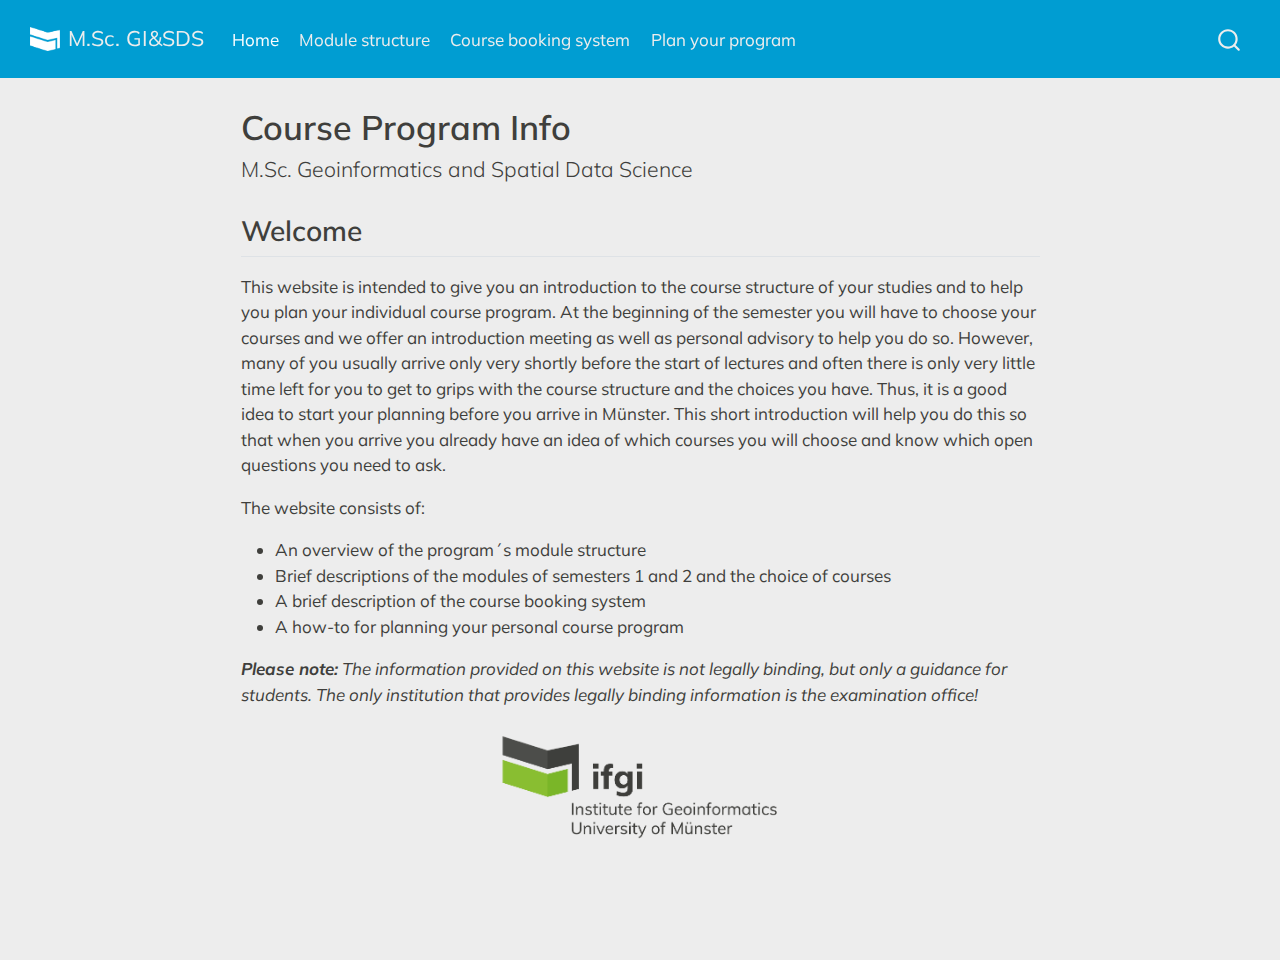
<file: docs/index.html>
<!DOCTYPE html>
<html xmlns="http://www.w3.org/1999/xhtml" lang="en" xml:lang="en"><head>

<meta charset="utf-8">
<meta name="generator" content="quarto-1.4.549">

<meta name="viewport" content="width=device-width, initial-scale=1.0, user-scalable=yes">


<title>M.Sc. GI&amp;SDS - Course Program Info</title>
<style>
code{white-space: pre-wrap;}
span.smallcaps{font-variant: small-caps;}
div.columns{display: flex; gap: min(4vw, 1.5em);}
div.column{flex: auto; overflow-x: auto;}
div.hanging-indent{margin-left: 1.5em; text-indent: -1.5em;}
ul.task-list{list-style: none;}
ul.task-list li input[type="checkbox"] {
  width: 0.8em;
  margin: 0 0.8em 0.2em -1em; /* quarto-specific, see https://github.com/quarto-dev/quarto-cli/issues/4556 */ 
  vertical-align: middle;
}
</style>


<script src="site_libs/quarto-nav/quarto-nav.js"></script>
<script src="site_libs/quarto-nav/headroom.min.js"></script>
<script src="site_libs/clipboard/clipboard.min.js"></script>
<script src="site_libs/quarto-search/autocomplete.umd.js"></script>
<script src="site_libs/quarto-search/fuse.min.js"></script>
<script src="site_libs/quarto-search/quarto-search.js"></script>
<meta name="quarto:offset" content="./">
<link href="./source/ifgi_logo_only.png" rel="icon" type="image/png">
<script src="site_libs/quarto-html/quarto.js"></script>
<script src="site_libs/quarto-html/popper.min.js"></script>
<script src="site_libs/quarto-html/tippy.umd.min.js"></script>
<script src="site_libs/quarto-html/anchor.min.js"></script>
<link href="site_libs/quarto-html/tippy.css" rel="stylesheet">
<link href="site_libs/quarto-html/quarto-syntax-highlighting.css" rel="stylesheet" id="quarto-text-highlighting-styles">
<script src="site_libs/bootstrap/bootstrap.min.js"></script>
<link href="site_libs/bootstrap/bootstrap-icons.css" rel="stylesheet">
<link href="site_libs/bootstrap/bootstrap.min.css" rel="stylesheet" id="quarto-bootstrap" data-mode="light">
<script id="quarto-search-options" type="application/json">{
  "location": "navbar",
  "copy-button": false,
  "collapse-after": 3,
  "panel-placement": "end",
  "type": "overlay",
  "limit": 50,
  "keyboard-shortcut": [
    "f",
    "/",
    "s"
  ],
  "show-item-context": false,
  "language": {
    "search-no-results-text": "No results",
    "search-matching-documents-text": "matching documents",
    "search-copy-link-title": "Copy link to search",
    "search-hide-matches-text": "Hide additional matches",
    "search-more-match-text": "more match in this document",
    "search-more-matches-text": "more matches in this document",
    "search-clear-button-title": "Clear",
    "search-text-placeholder": "",
    "search-detached-cancel-button-title": "Cancel",
    "search-submit-button-title": "Submit",
    "search-label": "Search"
  }
}</script>


<link rel="stylesheet" href="styles.css">
</head>

<body class="nav-fixed fullcontent">

<div id="quarto-search-results"></div>
  <header id="quarto-header" class="headroom fixed-top">
    <nav class="navbar navbar-expand-lg " data-bs-theme="dark">
      <div class="navbar-container container-fluid">
      <div class="navbar-brand-container mx-auto">
    <a href="./index.html" class="navbar-brand navbar-brand-logo">
    <img src="./source/ifgi_logo_only_white.png" alt="" class="navbar-logo">
    </a>
    <a class="navbar-brand" href="./index.html">
    <span class="navbar-title">M.Sc. GI&amp;SDS</span>
    </a>
  </div>
            <div id="quarto-search" class="" title="Search"></div>
          <button class="navbar-toggler" type="button" data-bs-toggle="collapse" data-bs-target="#navbarCollapse" aria-controls="navbarCollapse" aria-expanded="false" aria-label="Toggle navigation" onclick="if (window.quartoToggleHeadroom) { window.quartoToggleHeadroom(); }">
  <span class="navbar-toggler-icon"></span>
</button>
          <div class="collapse navbar-collapse" id="navbarCollapse">
            <ul class="navbar-nav navbar-nav-scroll me-auto">
  <li class="nav-item">
    <a class="nav-link active" href="./index.html" aria-current="page"> 
<span class="menu-text">Home</span></a>
  </li>  
  <li class="nav-item">
    <a class="nav-link" href="./source/module_structure.html"> 
<span class="menu-text">Module structure</span></a>
  </li>  
  <li class="nav-item">
    <a class="nav-link" href="./source/course_booking_system.html"> 
<span class="menu-text">Course booking system</span></a>
  </li>  
  <li class="nav-item">
    <a class="nav-link" href="./source/individual_program.html"> 
<span class="menu-text">Plan your program</span></a>
  </li>  
</ul>
          </div> <!-- /navcollapse -->
          <div class="quarto-navbar-tools">
</div>
      </div> <!-- /container-fluid -->
    </nav>
</header>
<!-- content -->
<div id="quarto-content" class="quarto-container page-columns page-rows-contents page-layout-article page-navbar">
<!-- sidebar -->
<!-- margin-sidebar -->
    
<!-- main -->
<main class="content" id="quarto-document-content">

<header id="title-block-header" class="quarto-title-block default">
<div class="quarto-title">
<h1 class="title">Course Program Info</h1>
<p class="subtitle lead">M.Sc. Geoinformatics and Spatial Data Science</p>
</div>



<div class="quarto-title-meta">

    
  
    
  </div>
  


</header>


<section id="welcome" class="level2">
<h2 class="anchored" data-anchor-id="welcome">Welcome</h2>
<p>This website is intended to give you an introduction to the course structure of your studies and to help you plan your individual course program. At the beginning of the semester you will have to choose your courses and we offer an introduction meeting as well as personal advisory to help you do so. However, many of you usually arrive only very shortly before the start of lectures and often there is only very little time left for you to get to grips with the course structure and the choices you have. Thus, it is a good idea to start your planning before you arrive in Münster. This short introduction will help you do this so that when you arrive you already have an idea of which courses you will choose and know which open questions you need to ask.</p>
<p>The website consists of:</p>
<ul>
<li>An overview of the program´s module structure</li>
<li>Brief descriptions of the modules of semesters 1 and 2 and the choice of courses</li>
<li>A brief description of the course booking system</li>
<li>A how-to for planning your personal course program</li>
</ul>
<p><em><strong>Please note:</strong> The information provided on this website is not legally binding, but only a guidance for students. The only institution that provides legally binding information is the examination office!</em></p>
<div class="quarto-figure quarto-figure-center">
<figure class="figure">
<p><img src="source/ifgi_logo.png" class="img-fluid quarto-figure quarto-figure-center figure-img" width="300"></p>
</figure>
</div>


</section>

</main> <!-- /main -->
<script id="quarto-html-after-body" type="application/javascript">
window.document.addEventListener("DOMContentLoaded", function (event) {
  const toggleBodyColorMode = (bsSheetEl) => {
    const mode = bsSheetEl.getAttribute("data-mode");
    const bodyEl = window.document.querySelector("body");
    if (mode === "dark") {
      bodyEl.classList.add("quarto-dark");
      bodyEl.classList.remove("quarto-light");
    } else {
      bodyEl.classList.add("quarto-light");
      bodyEl.classList.remove("quarto-dark");
    }
  }
  const toggleBodyColorPrimary = () => {
    const bsSheetEl = window.document.querySelector("link#quarto-bootstrap");
    if (bsSheetEl) {
      toggleBodyColorMode(bsSheetEl);
    }
  }
  toggleBodyColorPrimary();  
  const icon = "";
  const anchorJS = new window.AnchorJS();
  anchorJS.options = {
    placement: 'right',
    icon: icon
  };
  anchorJS.add('.anchored');
  const isCodeAnnotation = (el) => {
    for (const clz of el.classList) {
      if (clz.startsWith('code-annotation-')) {                     
        return true;
      }
    }
    return false;
  }
  const clipboard = new window.ClipboardJS('.code-copy-button', {
    text: function(trigger) {
      const codeEl = trigger.previousElementSibling.cloneNode(true);
      for (const childEl of codeEl.children) {
        if (isCodeAnnotation(childEl)) {
          childEl.remove();
        }
      }
      return codeEl.innerText;
    }
  });
  clipboard.on('success', function(e) {
    // button target
    const button = e.trigger;
    // don't keep focus
    button.blur();
    // flash "checked"
    button.classList.add('code-copy-button-checked');
    var currentTitle = button.getAttribute("title");
    button.setAttribute("title", "Copied!");
    let tooltip;
    if (window.bootstrap) {
      button.setAttribute("data-bs-toggle", "tooltip");
      button.setAttribute("data-bs-placement", "left");
      button.setAttribute("data-bs-title", "Copied!");
      tooltip = new bootstrap.Tooltip(button, 
        { trigger: "manual", 
          customClass: "code-copy-button-tooltip",
          offset: [0, -8]});
      tooltip.show();    
    }
    setTimeout(function() {
      if (tooltip) {
        tooltip.hide();
        button.removeAttribute("data-bs-title");
        button.removeAttribute("data-bs-toggle");
        button.removeAttribute("data-bs-placement");
      }
      button.setAttribute("title", currentTitle);
      button.classList.remove('code-copy-button-checked');
    }, 1000);
    // clear code selection
    e.clearSelection();
  });
    var localhostRegex = new RegExp(/^(?:http|https):\/\/localhost\:?[0-9]*\//);
    var mailtoRegex = new RegExp(/^mailto:/);
      var filterRegex = new RegExp('/' + window.location.host + '/');
    var isInternal = (href) => {
        return filterRegex.test(href) || localhostRegex.test(href) || mailtoRegex.test(href);
    }
    // Inspect non-navigation links and adorn them if external
 	var links = window.document.querySelectorAll('a[href]:not(.nav-link):not(.navbar-brand):not(.toc-action):not(.sidebar-link):not(.sidebar-item-toggle):not(.pagination-link):not(.no-external):not([aria-hidden]):not(.dropdown-item):not(.quarto-navigation-tool)');
    for (var i=0; i<links.length; i++) {
      const link = links[i];
      if (!isInternal(link.href)) {
          // target, if specified
          link.setAttribute("target", "_blank");
          if (link.getAttribute("rel") === null) {
            link.setAttribute("rel", "noopener");
          }
          // default icon
          link.classList.add("external");
      }
    }
  function tippyHover(el, contentFn, onTriggerFn, onUntriggerFn) {
    const config = {
      allowHTML: true,
      maxWidth: 500,
      delay: 100,
      arrow: false,
      appendTo: function(el) {
          return el.parentElement;
      },
      interactive: true,
      interactiveBorder: 10,
      theme: 'quarto',
      placement: 'bottom-start',
    };
    if (contentFn) {
      config.content = contentFn;
    }
    if (onTriggerFn) {
      config.onTrigger = onTriggerFn;
    }
    if (onUntriggerFn) {
      config.onUntrigger = onUntriggerFn;
    }
    window.tippy(el, config); 
  }
  const noterefs = window.document.querySelectorAll('a[role="doc-noteref"]');
  for (var i=0; i<noterefs.length; i++) {
    const ref = noterefs[i];
    tippyHover(ref, function() {
      // use id or data attribute instead here
      let href = ref.getAttribute('data-footnote-href') || ref.getAttribute('href');
      try { href = new URL(href).hash; } catch {}
      const id = href.replace(/^#\/?/, "");
      const note = window.document.getElementById(id);
      return note.innerHTML;
    });
  }
  const xrefs = window.document.querySelectorAll('a.quarto-xref');
  const processXRef = (id, note) => {
    // Strip column container classes
    const stripColumnClz = (el) => {
      el.classList.remove("page-full", "page-columns");
      if (el.children) {
        for (const child of el.children) {
          stripColumnClz(child);
        }
      }
    }
    stripColumnClz(note)
    if (id === null || id.startsWith('sec-')) {
      // Special case sections, only their first couple elements
      const container = document.createElement("div");
      if (note.children && note.children.length > 2) {
        container.appendChild(note.children[0].cloneNode(true));
        for (let i = 1; i < note.children.length; i++) {
          const child = note.children[i];
          if (child.tagName === "P" && child.innerText === "") {
            continue;
          } else {
            container.appendChild(child.cloneNode(true));
            break;
          }
        }
        if (window.Quarto?.typesetMath) {
          window.Quarto.typesetMath(container);
        }
        return container.innerHTML
      } else {
        if (window.Quarto?.typesetMath) {
          window.Quarto.typesetMath(note);
        }
        return note.innerHTML;
      }
    } else {
      // Remove any anchor links if they are present
      const anchorLink = note.querySelector('a.anchorjs-link');
      if (anchorLink) {
        anchorLink.remove();
      }
      if (window.Quarto?.typesetMath) {
        window.Quarto.typesetMath(note);
      }
      // TODO in 1.5, we should make sure this works without a callout special case
      if (note.classList.contains("callout")) {
        return note.outerHTML;
      } else {
        return note.innerHTML;
      }
    }
  }
  for (var i=0; i<xrefs.length; i++) {
    const xref = xrefs[i];
    tippyHover(xref, undefined, function(instance) {
      instance.disable();
      let url = xref.getAttribute('href');
      let hash = undefined; 
      if (url.startsWith('#')) {
        hash = url;
      } else {
        try { hash = new URL(url).hash; } catch {}
      }
      if (hash) {
        const id = hash.replace(/^#\/?/, "");
        const note = window.document.getElementById(id);
        if (note !== null) {
          try {
            const html = processXRef(id, note.cloneNode(true));
            instance.setContent(html);
          } finally {
            instance.enable();
            instance.show();
          }
        } else {
          // See if we can fetch this
          fetch(url.split('#')[0])
          .then(res => res.text())
          .then(html => {
            const parser = new DOMParser();
            const htmlDoc = parser.parseFromString(html, "text/html");
            const note = htmlDoc.getElementById(id);
            if (note !== null) {
              const html = processXRef(id, note);
              instance.setContent(html);
            } 
          }).finally(() => {
            instance.enable();
            instance.show();
          });
        }
      } else {
        // See if we can fetch a full url (with no hash to target)
        // This is a special case and we should probably do some content thinning / targeting
        fetch(url)
        .then(res => res.text())
        .then(html => {
          const parser = new DOMParser();
          const htmlDoc = parser.parseFromString(html, "text/html");
          const note = htmlDoc.querySelector('main.content');
          if (note !== null) {
            // This should only happen for chapter cross references
            // (since there is no id in the URL)
            // remove the first header
            if (note.children.length > 0 && note.children[0].tagName === "HEADER") {
              note.children[0].remove();
            }
            const html = processXRef(null, note);
            instance.setContent(html);
          } 
        }).finally(() => {
          instance.enable();
          instance.show();
        });
      }
    }, function(instance) {
    });
  }
      let selectedAnnoteEl;
      const selectorForAnnotation = ( cell, annotation) => {
        let cellAttr = 'data-code-cell="' + cell + '"';
        let lineAttr = 'data-code-annotation="' +  annotation + '"';
        const selector = 'span[' + cellAttr + '][' + lineAttr + ']';
        return selector;
      }
      const selectCodeLines = (annoteEl) => {
        const doc = window.document;
        const targetCell = annoteEl.getAttribute("data-target-cell");
        const targetAnnotation = annoteEl.getAttribute("data-target-annotation");
        const annoteSpan = window.document.querySelector(selectorForAnnotation(targetCell, targetAnnotation));
        const lines = annoteSpan.getAttribute("data-code-lines").split(",");
        const lineIds = lines.map((line) => {
          return targetCell + "-" + line;
        })
        let top = null;
        let height = null;
        let parent = null;
        if (lineIds.length > 0) {
            //compute the position of the single el (top and bottom and make a div)
            const el = window.document.getElementById(lineIds[0]);
            top = el.offsetTop;
            height = el.offsetHeight;
            parent = el.parentElement.parentElement;
          if (lineIds.length > 1) {
            const lastEl = window.document.getElementById(lineIds[lineIds.length - 1]);
            const bottom = lastEl.offsetTop + lastEl.offsetHeight;
            height = bottom - top;
          }
          if (top !== null && height !== null && parent !== null) {
            // cook up a div (if necessary) and position it 
            let div = window.document.getElementById("code-annotation-line-highlight");
            if (div === null) {
              div = window.document.createElement("div");
              div.setAttribute("id", "code-annotation-line-highlight");
              div.style.position = 'absolute';
              parent.appendChild(div);
            }
            div.style.top = top - 2 + "px";
            div.style.height = height + 4 + "px";
            div.style.left = 0;
            let gutterDiv = window.document.getElementById("code-annotation-line-highlight-gutter");
            if (gutterDiv === null) {
              gutterDiv = window.document.createElement("div");
              gutterDiv.setAttribute("id", "code-annotation-line-highlight-gutter");
              gutterDiv.style.position = 'absolute';
              const codeCell = window.document.getElementById(targetCell);
              const gutter = codeCell.querySelector('.code-annotation-gutter');
              gutter.appendChild(gutterDiv);
            }
            gutterDiv.style.top = top - 2 + "px";
            gutterDiv.style.height = height + 4 + "px";
          }
          selectedAnnoteEl = annoteEl;
        }
      };
      const unselectCodeLines = () => {
        const elementsIds = ["code-annotation-line-highlight", "code-annotation-line-highlight-gutter"];
        elementsIds.forEach((elId) => {
          const div = window.document.getElementById(elId);
          if (div) {
            div.remove();
          }
        });
        selectedAnnoteEl = undefined;
      };
        // Handle positioning of the toggle
    window.addEventListener(
      "resize",
      throttle(() => {
        elRect = undefined;
        if (selectedAnnoteEl) {
          selectCodeLines(selectedAnnoteEl);
        }
      }, 10)
    );
    function throttle(fn, ms) {
    let throttle = false;
    let timer;
      return (...args) => {
        if(!throttle) { // first call gets through
            fn.apply(this, args);
            throttle = true;
        } else { // all the others get throttled
            if(timer) clearTimeout(timer); // cancel #2
            timer = setTimeout(() => {
              fn.apply(this, args);
              timer = throttle = false;
            }, ms);
        }
      };
    }
      // Attach click handler to the DT
      const annoteDls = window.document.querySelectorAll('dt[data-target-cell]');
      for (const annoteDlNode of annoteDls) {
        annoteDlNode.addEventListener('click', (event) => {
          const clickedEl = event.target;
          if (clickedEl !== selectedAnnoteEl) {
            unselectCodeLines();
            const activeEl = window.document.querySelector('dt[data-target-cell].code-annotation-active');
            if (activeEl) {
              activeEl.classList.remove('code-annotation-active');
            }
            selectCodeLines(clickedEl);
            clickedEl.classList.add('code-annotation-active');
          } else {
            // Unselect the line
            unselectCodeLines();
            clickedEl.classList.remove('code-annotation-active');
          }
        });
      }
  const findCites = (el) => {
    const parentEl = el.parentElement;
    if (parentEl) {
      const cites = parentEl.dataset.cites;
      if (cites) {
        return {
          el,
          cites: cites.split(' ')
        };
      } else {
        return findCites(el.parentElement)
      }
    } else {
      return undefined;
    }
  };
  var bibliorefs = window.document.querySelectorAll('a[role="doc-biblioref"]');
  for (var i=0; i<bibliorefs.length; i++) {
    const ref = bibliorefs[i];
    const citeInfo = findCites(ref);
    if (citeInfo) {
      tippyHover(citeInfo.el, function() {
        var popup = window.document.createElement('div');
        citeInfo.cites.forEach(function(cite) {
          var citeDiv = window.document.createElement('div');
          citeDiv.classList.add('hanging-indent');
          citeDiv.classList.add('csl-entry');
          var biblioDiv = window.document.getElementById('ref-' + cite);
          if (biblioDiv) {
            citeDiv.innerHTML = biblioDiv.innerHTML;
          }
          popup.appendChild(citeDiv);
        });
        return popup.innerHTML;
      });
    }
  }
});
</script>
</div> <!-- /content -->




</body></html>
</file>
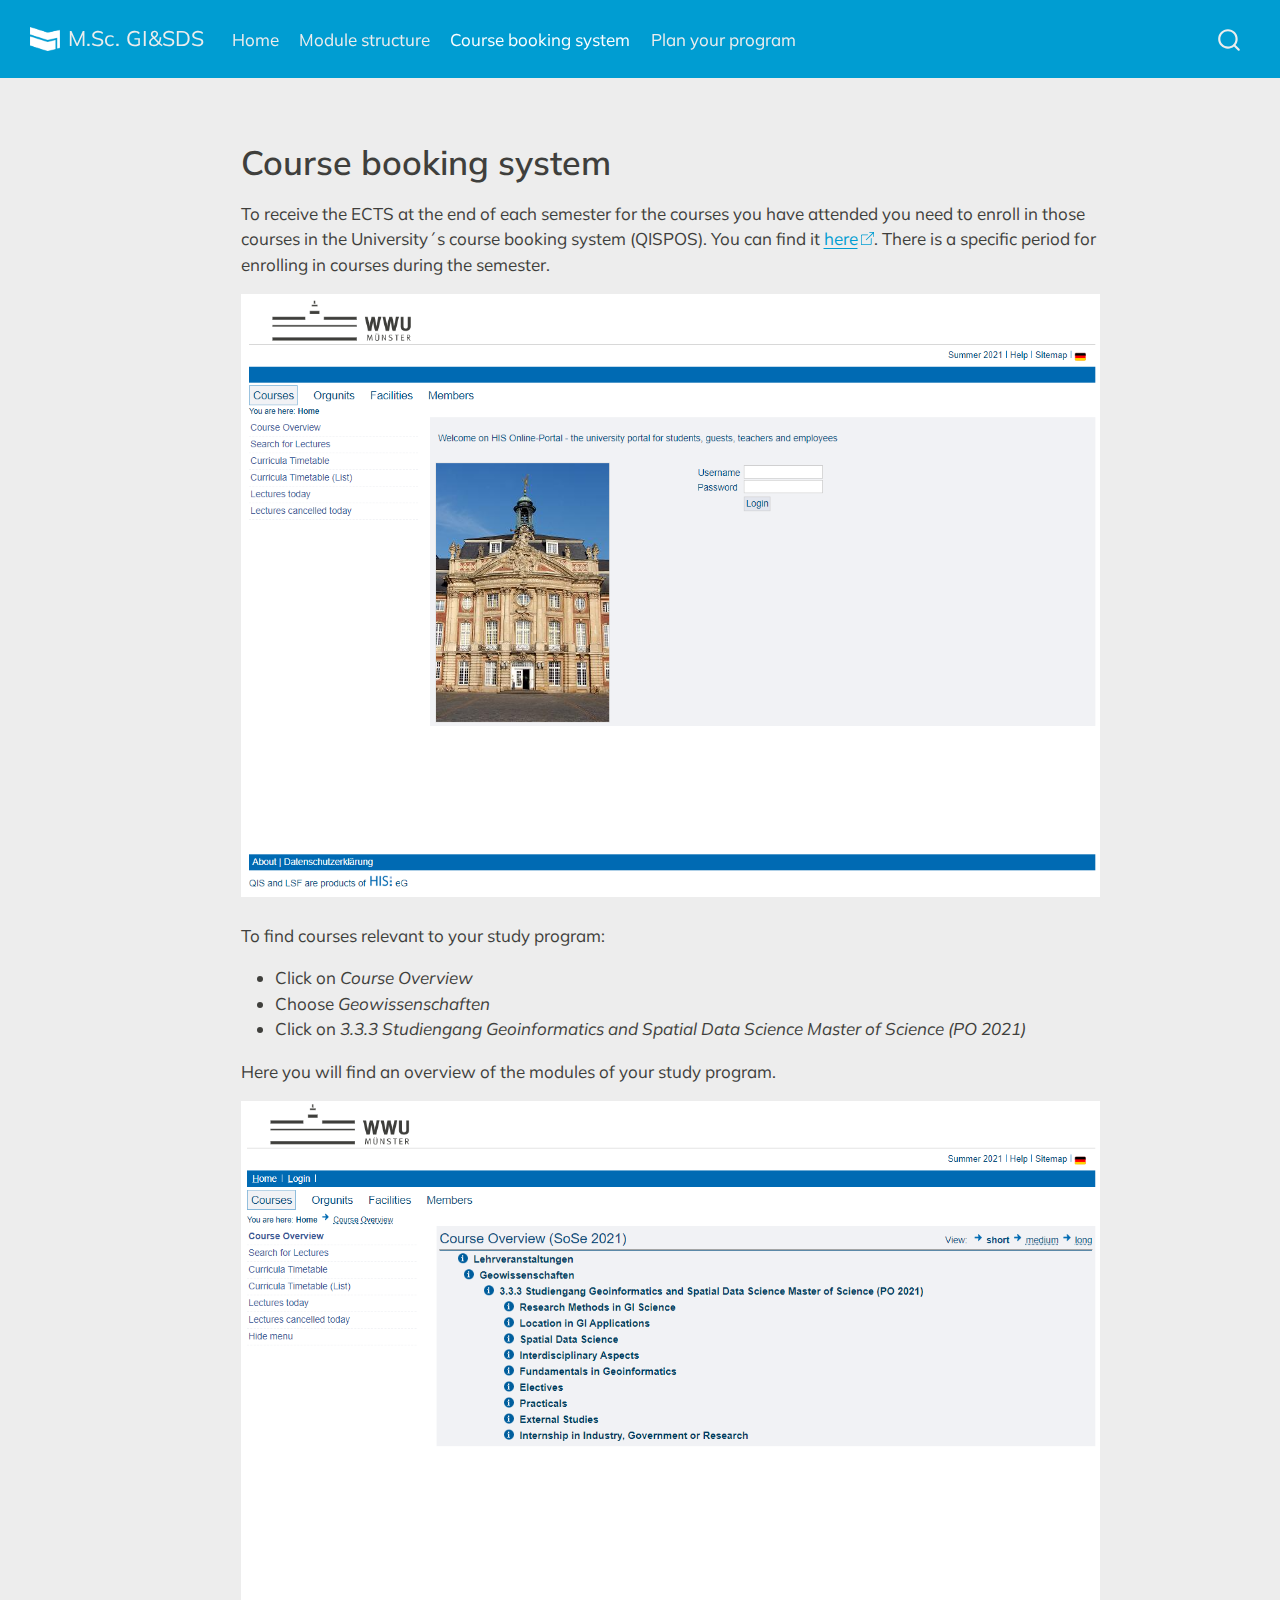
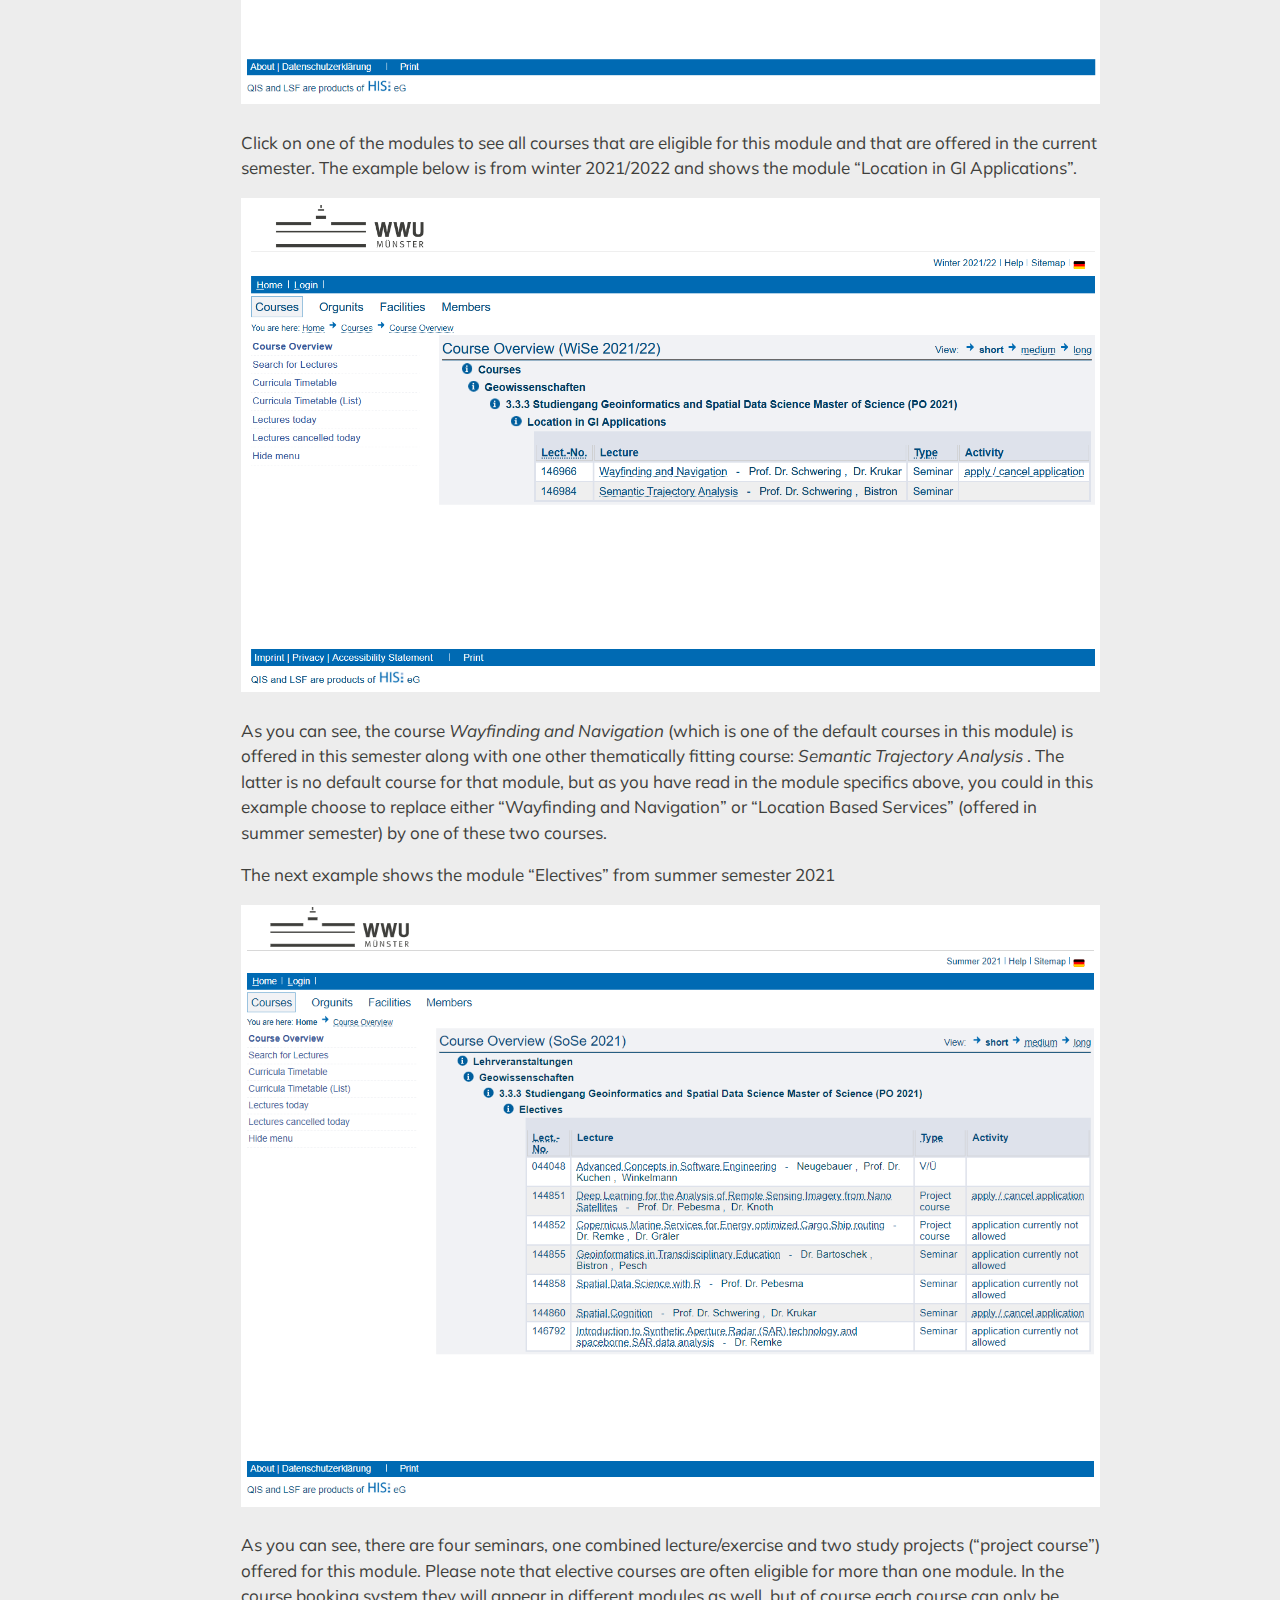
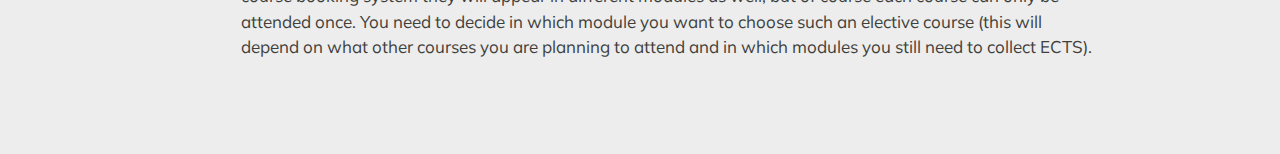
<file: docs/source/course_booking_system.html>
<!DOCTYPE html>
<html xmlns="http://www.w3.org/1999/xhtml" lang="en" xml:lang="en"><head>

<meta charset="utf-8">
<meta name="generator" content="quarto-1.1.189">

<meta name="viewport" content="width=device-width, initial-scale=1.0, user-scalable=yes">


<title>M.Sc. GI&amp;SDS – course_booking_system</title>
<style>
code{white-space: pre-wrap;}
span.smallcaps{font-variant: small-caps;}
div.columns{display: flex; gap: min(4vw, 1.5em);}
div.column{flex: auto; overflow-x: auto;}
div.hanging-indent{margin-left: 1.5em; text-indent: -1.5em;}
ul.task-list{list-style: none;}
ul.task-list li input[type="checkbox"] {
  width: 0.8em;
  margin: 0 0.8em 0.2em -1.6em;
  vertical-align: middle;
}
</style>


<script src="../site_libs/quarto-nav/quarto-nav.js"></script>
<script src="../site_libs/quarto-nav/headroom.min.js"></script>
<script src="../site_libs/clipboard/clipboard.min.js"></script>
<script src="../site_libs/quarto-search/autocomplete.umd.js"></script>
<script src="../site_libs/quarto-search/fuse.min.js"></script>
<script src="../site_libs/quarto-search/quarto-search.js"></script>
<meta name="quarto:offset" content="../">
<link href="../source/ifgi_logo_only.png" rel="icon" type="image/png">
<script src="../site_libs/quarto-html/quarto.js"></script>
<script src="../site_libs/quarto-html/popper.min.js"></script>
<script src="../site_libs/quarto-html/tippy.umd.min.js"></script>
<script src="../site_libs/quarto-html/anchor.min.js"></script>
<link href="../site_libs/quarto-html/tippy.css" rel="stylesheet">
<link href="../site_libs/quarto-html/quarto-syntax-highlighting.css" rel="stylesheet" id="quarto-text-highlighting-styles">
<script src="../site_libs/bootstrap/bootstrap.min.js"></script>
<link href="../site_libs/bootstrap/bootstrap-icons.css" rel="stylesheet">
<link href="../site_libs/bootstrap/bootstrap.min.css" rel="stylesheet" id="quarto-bootstrap" data-mode="light">
<script id="quarto-search-options" type="application/json">{
  "location": "navbar",
  "copy-button": false,
  "collapse-after": 3,
  "panel-placement": "end",
  "type": "overlay",
  "limit": 20,
  "language": {
    "search-no-results-text": "No results",
    "search-matching-documents-text": "matching documents",
    "search-copy-link-title": "Copy link to search",
    "search-hide-matches-text": "Hide additional matches",
    "search-more-match-text": "more match in this document",
    "search-more-matches-text": "more matches in this document",
    "search-clear-button-title": "Clear",
    "search-detached-cancel-button-title": "Cancel",
    "search-submit-button-title": "Submit"
  }
}</script>


<link rel="stylesheet" href="../styles.css">
</head>

<body class="nav-fixed fullcontent">

<div id="quarto-search-results"></div>
  <header id="quarto-header" class="headroom fixed-top">
    <nav class="navbar navbar-expand-lg navbar-dark ">
      <div class="navbar-container container-fluid">
      <div class="navbar-brand-container">
    <a href="../index.html" class="navbar-brand navbar-brand-logo">
    <img src="../source/ifgi_logo_only_white.png" alt="" class="navbar-logo">
    </a>
    <a class="navbar-brand" href="../index.html">
    <span class="navbar-title">M.Sc. GI&amp;SDS</span>
    </a>
  </div>
          <button class="navbar-toggler" type="button" data-bs-toggle="collapse" data-bs-target="#navbarCollapse" aria-controls="navbarCollapse" aria-expanded="false" aria-label="Toggle navigation" onclick="if (window.quartoToggleHeadroom) { window.quartoToggleHeadroom(); }">
  <span class="navbar-toggler-icon"></span>
</button>
          <div class="collapse navbar-collapse" id="navbarCollapse">
            <ul class="navbar-nav navbar-nav-scroll me-auto">
  <li class="nav-item">
    <a class="nav-link" href="../index.html">Home</a>
  </li>  
  <li class="nav-item">
    <a class="nav-link" href="../source/module_structure.html">Module structure</a>
  </li>  
  <li class="nav-item">
    <a class="nav-link active" href="../source/course_booking_system.html" aria-current="page">Course booking system</a>
  </li>  
  <li class="nav-item">
    <a class="nav-link" href="../source/individual_program.html">Plan your program</a>
  </li>  
</ul>
              <div id="quarto-search" class="" title="Search"></div>
          </div> <!-- /navcollapse -->
      </div> <!-- /container-fluid -->
    </nav>
</header>
<!-- content -->
<div id="quarto-content" class="quarto-container page-columns page-rows-contents page-layout-article page-navbar">
<!-- sidebar -->
<!-- margin-sidebar -->
    
<!-- main -->
<main class="content page-columns page-full" id="quarto-document-content">



<section id="sec-cms" class="level1 column-body-outset-right">
<h1>Course booking system</h1>
<p>To receive the ECTS at the end of each semester for the courses you have attended you need to enroll in those courses in the University´s course booking system (QISPOS). You can find it <a href="https://studium.uni-muenster.de/qisserver">here</a>. There is a specific period for enrolling in courses during the semester.</p>
<div class="quarto-figure quarto-figure-center">
<figure class="figure">
<p><img src="qispos.PNG" class="img-fluid figure-img"></p>
</figure>
</div>
<p>To find courses relevant to your study program:</p>
<ul>
<li>Click on <em>Course Overview</em></li>
<li>Choose <em>Geowissenschaften</em></li>
<li>Click on <em>3.3.3 Studiengang Geoinformatics and Spatial Data Science Master of Science (PO 2021)</em></li>
</ul>
<p>Here you will find an overview of the modules of your study program.</p>
<div class="quarto-figure quarto-figure-center">
<figure class="figure">
<p><img src="./overview_study_program.PNG" class="img-fluid figure-img"></p>
</figure>
</div>
<p>Click on one of the modules to see all courses that are eligible for this module and that are offered in the current semester. The example below is from winter 2021/2022 and shows the module “Location in GI Applications”.</p>
<div class="quarto-figure quarto-figure-center">
<figure class="figure">
<p><img src="overview_location_in_GI.png" class="img-fluid figure-img"></p>
</figure>
</div>
<p>As you can see, the course <em>Wayfinding and Navigation</em> (which is one of the default courses in this module) is offered in this semester along with one other thematically fitting course: <em>Semantic Trajectory Analysis </em>. The latter is no default course for that module, but as you have read in the module specifics above, you could in this example choose to replace either “Wayfinding and Navigation” or “Location Based Services” (offered in summer semester) by one of these two courses.</p>
<p>The next example shows the module “Electives” from summer semester 2021</p>
<div class="quarto-figure quarto-figure-center">
<figure class="figure">
<p><img src="overview_electives.PNG" class="img-fluid figure-img"></p>
</figure>
</div>
<p>As you can see, there are four seminars, one combined lecture/exercise and two study projects (“project course”) offered for this module. Please note that elective courses are often eligible for more than one module. In the course booking system they will appear in different modules as well, but of course each course can only be attended once. You need to decide in which module you want to choose such an elective course (this will depend on what other courses you are planning to attend and in which modules you still need to collect ECTS).</p>
</section>



</main> <!-- /main -->
<script id="quarto-html-after-body" type="application/javascript">
window.document.addEventListener("DOMContentLoaded", function (event) {
  const toggleBodyColorMode = (bsSheetEl) => {
    const mode = bsSheetEl.getAttribute("data-mode");
    const bodyEl = window.document.querySelector("body");
    if (mode === "dark") {
      bodyEl.classList.add("quarto-dark");
      bodyEl.classList.remove("quarto-light");
    } else {
      bodyEl.classList.add("quarto-light");
      bodyEl.classList.remove("quarto-dark");
    }
  }
  const toggleBodyColorPrimary = () => {
    const bsSheetEl = window.document.querySelector("link#quarto-bootstrap");
    if (bsSheetEl) {
      toggleBodyColorMode(bsSheetEl);
    }
  }
  toggleBodyColorPrimary();  
  const icon = "";
  const anchorJS = new window.AnchorJS();
  anchorJS.options = {
    placement: 'right',
    icon: icon
  };
  anchorJS.add('.anchored');
  const clipboard = new window.ClipboardJS('.code-copy-button', {
    target: function(trigger) {
      return trigger.previousElementSibling;
    }
  });
  clipboard.on('success', function(e) {
    // button target
    const button = e.trigger;
    // don't keep focus
    button.blur();
    // flash "checked"
    button.classList.add('code-copy-button-checked');
    var currentTitle = button.getAttribute("title");
    button.setAttribute("title", "Copied!");
    setTimeout(function() {
      button.setAttribute("title", currentTitle);
      button.classList.remove('code-copy-button-checked');
    }, 1000);
    // clear code selection
    e.clearSelection();
  });
  function tippyHover(el, contentFn) {
    const config = {
      allowHTML: true,
      content: contentFn,
      maxWidth: 500,
      delay: 100,
      arrow: false,
      appendTo: function(el) {
          return el.parentElement;
      },
      interactive: true,
      interactiveBorder: 10,
      theme: 'quarto',
      placement: 'bottom-start'
    };
    window.tippy(el, config); 
  }
  const noterefs = window.document.querySelectorAll('a[role="doc-noteref"]');
  for (var i=0; i<noterefs.length; i++) {
    const ref = noterefs[i];
    tippyHover(ref, function() {
      // use id or data attribute instead here
      let href = ref.getAttribute('data-footnote-href') || ref.getAttribute('href');
      try { href = new URL(href).hash; } catch {}
      const id = href.replace(/^#\/?/, "");
      const note = window.document.getElementById(id);
      return note.innerHTML;
    });
  }
  var bibliorefs = window.document.querySelectorAll('a[role="doc-biblioref"]');
  for (var i=0; i<bibliorefs.length; i++) {
    const ref = bibliorefs[i];
    const cites = ref.parentNode.getAttribute('data-cites').split(' ');
    tippyHover(ref, function() {
      var popup = window.document.createElement('div');
      cites.forEach(function(cite) {
        var citeDiv = window.document.createElement('div');
        citeDiv.classList.add('hanging-indent');
        citeDiv.classList.add('csl-entry');
        var biblioDiv = window.document.getElementById('ref-' + cite);
        if (biblioDiv) {
          citeDiv.innerHTML = biblioDiv.innerHTML;
        }
        popup.appendChild(citeDiv);
      });
      return popup.innerHTML;
    });
  }
    var localhostRegex = new RegExp(/^(?:http|https):\/\/localhost\:?[0-9]*\//);
      var filterRegex = new RegExp('/' + window.location.host + '/');
    var isInternal = (href) => {
        return filterRegex.test(href) || localhostRegex.test(href);
    }
    // Inspect non-navigation links and adorn them if external
    var links = window.document.querySelectorAll('a:not(.nav-link):not(.navbar-brand):not(.toc-action):not(.sidebar-link):not(.sidebar-item-toggle):not(.pagination-link):not(.no-external)');
    for (var i=0; i<links.length; i++) {
      const link = links[i];
      if (!isInternal(link.href)) {
          // target, if specified
          link.setAttribute("target", "_blank");
          // default icon
          link.classList.add("external");
      }
    }
});
</script>
</div> <!-- /content -->



</body></html>
</file>
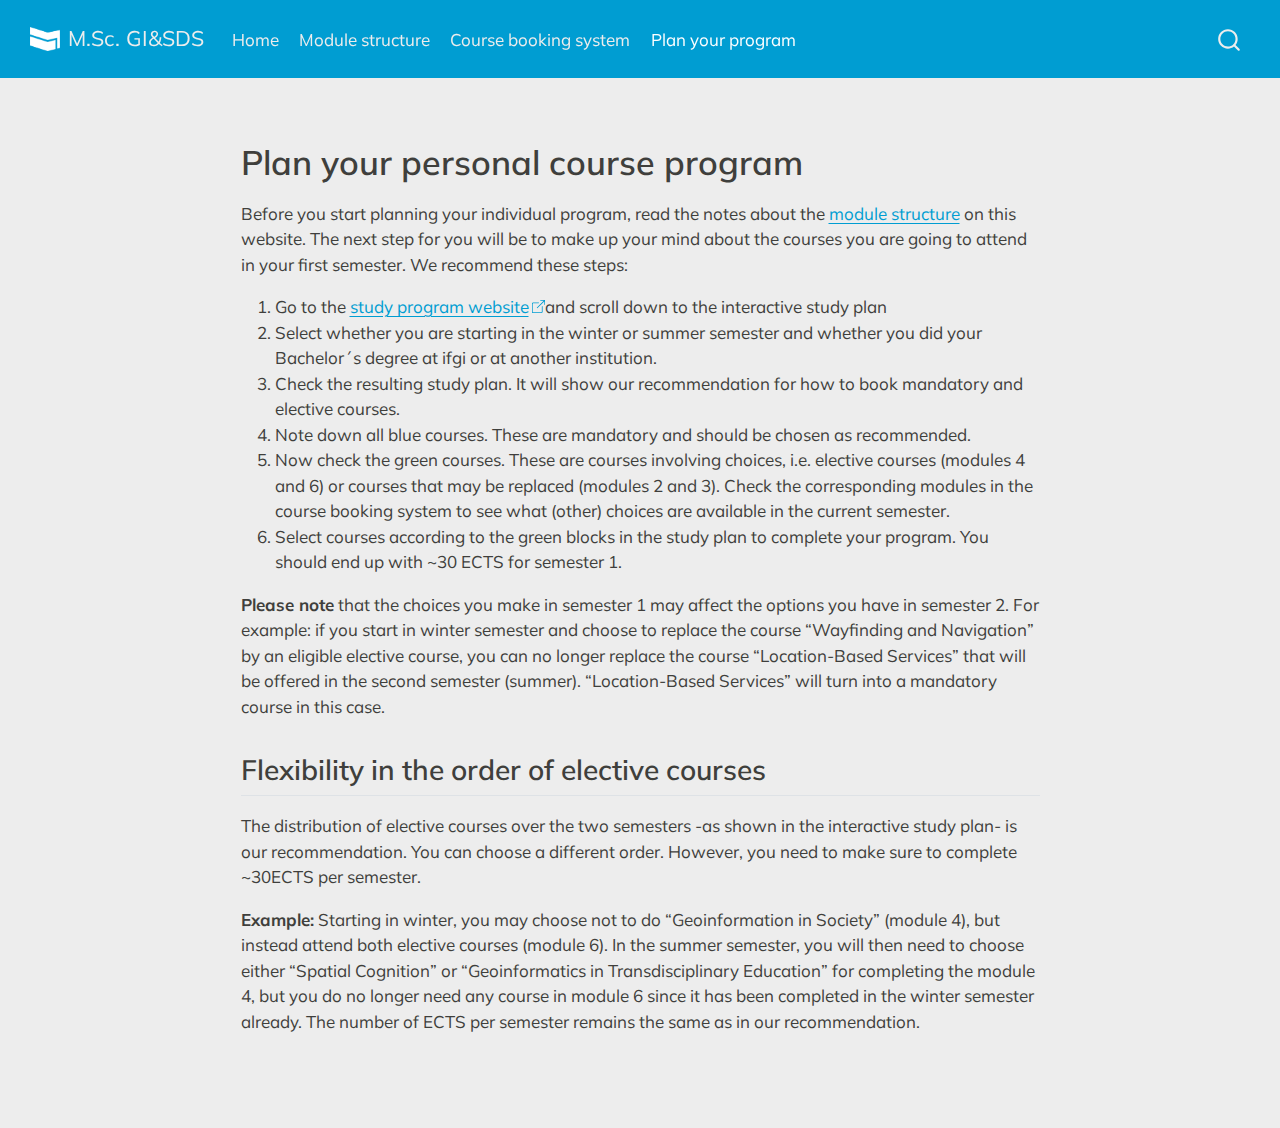
<file: docs/source/individual_program.html>
<!DOCTYPE html>
<html xmlns="http://www.w3.org/1999/xhtml" lang="en" xml:lang="en"><head>

<meta charset="utf-8">
<meta name="generator" content="quarto-1.1.189">

<meta name="viewport" content="width=device-width, initial-scale=1.0, user-scalable=yes">


<title>M.Sc. GI&amp;SDS – individual_program</title>
<style>
code{white-space: pre-wrap;}
span.smallcaps{font-variant: small-caps;}
div.columns{display: flex; gap: min(4vw, 1.5em);}
div.column{flex: auto; overflow-x: auto;}
div.hanging-indent{margin-left: 1.5em; text-indent: -1.5em;}
ul.task-list{list-style: none;}
ul.task-list li input[type="checkbox"] {
  width: 0.8em;
  margin: 0 0.8em 0.2em -1.6em;
  vertical-align: middle;
}
</style>


<script src="../site_libs/quarto-nav/quarto-nav.js"></script>
<script src="../site_libs/quarto-nav/headroom.min.js"></script>
<script src="../site_libs/clipboard/clipboard.min.js"></script>
<script src="../site_libs/quarto-search/autocomplete.umd.js"></script>
<script src="../site_libs/quarto-search/fuse.min.js"></script>
<script src="../site_libs/quarto-search/quarto-search.js"></script>
<meta name="quarto:offset" content="../">
<link href="../source/ifgi_logo_only.png" rel="icon" type="image/png">
<script src="../site_libs/quarto-html/quarto.js"></script>
<script src="../site_libs/quarto-html/popper.min.js"></script>
<script src="../site_libs/quarto-html/tippy.umd.min.js"></script>
<script src="../site_libs/quarto-html/anchor.min.js"></script>
<link href="../site_libs/quarto-html/tippy.css" rel="stylesheet">
<link href="../site_libs/quarto-html/quarto-syntax-highlighting.css" rel="stylesheet" id="quarto-text-highlighting-styles">
<script src="../site_libs/bootstrap/bootstrap.min.js"></script>
<link href="../site_libs/bootstrap/bootstrap-icons.css" rel="stylesheet">
<link href="../site_libs/bootstrap/bootstrap.min.css" rel="stylesheet" id="quarto-bootstrap" data-mode="light">
<script id="quarto-search-options" type="application/json">{
  "location": "navbar",
  "copy-button": false,
  "collapse-after": 3,
  "panel-placement": "end",
  "type": "overlay",
  "limit": 20,
  "language": {
    "search-no-results-text": "No results",
    "search-matching-documents-text": "matching documents",
    "search-copy-link-title": "Copy link to search",
    "search-hide-matches-text": "Hide additional matches",
    "search-more-match-text": "more match in this document",
    "search-more-matches-text": "more matches in this document",
    "search-clear-button-title": "Clear",
    "search-detached-cancel-button-title": "Cancel",
    "search-submit-button-title": "Submit"
  }
}</script>


<link rel="stylesheet" href="../styles.css">
</head>

<body class="nav-fixed fullcontent">

<div id="quarto-search-results"></div>
  <header id="quarto-header" class="headroom fixed-top">
    <nav class="navbar navbar-expand-lg navbar-dark ">
      <div class="navbar-container container-fluid">
      <div class="navbar-brand-container">
    <a href="../index.html" class="navbar-brand navbar-brand-logo">
    <img src="../source/ifgi_logo_only_white.png" alt="" class="navbar-logo">
    </a>
    <a class="navbar-brand" href="../index.html">
    <span class="navbar-title">M.Sc. GI&amp;SDS</span>
    </a>
  </div>
          <button class="navbar-toggler" type="button" data-bs-toggle="collapse" data-bs-target="#navbarCollapse" aria-controls="navbarCollapse" aria-expanded="false" aria-label="Toggle navigation" onclick="if (window.quartoToggleHeadroom) { window.quartoToggleHeadroom(); }">
  <span class="navbar-toggler-icon"></span>
</button>
          <div class="collapse navbar-collapse" id="navbarCollapse">
            <ul class="navbar-nav navbar-nav-scroll me-auto">
  <li class="nav-item">
    <a class="nav-link" href="../index.html">Home</a>
  </li>  
  <li class="nav-item">
    <a class="nav-link" href="../source/module_structure.html">Module structure</a>
  </li>  
  <li class="nav-item">
    <a class="nav-link" href="../source/course_booking_system.html">Course booking system</a>
  </li>  
  <li class="nav-item">
    <a class="nav-link active" href="../source/individual_program.html" aria-current="page">Plan your program</a>
  </li>  
</ul>
              <div id="quarto-search" class="" title="Search"></div>
          </div> <!-- /navcollapse -->
      </div> <!-- /container-fluid -->
    </nav>
</header>
<!-- content -->
<div id="quarto-content" class="quarto-container page-columns page-rows-contents page-layout-article page-navbar">
<!-- sidebar -->
<!-- margin-sidebar -->
    
<!-- main -->
<main class="content" id="quarto-document-content">



<section id="plan-your-personal-course-program" class="level1">
<h1>Plan your personal course program</h1>
<p>Before you start planning your individual program, read the notes about the <a href="module_structure.html">module structure</a> on this website. The next step for you will be to make up your mind about the courses you are going to attend in your first semester. We recommend these steps:</p>
<ol type="1">
<li>Go to the <a href="https://master-geoinformatics.com/">study program website</a>and scroll down to the interactive study plan</li>
<li>Select whether you are starting in the winter or summer semester and whether you did your Bachelor´s degree at ifgi or at another institution.</li>
<li>Check the resulting study plan. It will show our recommendation for how to book mandatory and elective courses.</li>
<li>Note down all blue courses. These are mandatory and should be chosen as recommended.</li>
<li>Now check the green courses. These are courses involving choices, i.e.&nbsp;elective courses (modules 4 and 6) or courses that may be replaced (modules 2 and 3). Check the corresponding modules in the course booking system to see what (other) choices are available in the current semester.</li>
<li>Select courses according to the green blocks in the study plan to complete your program. You should end up with ~30 ECTS for semester 1.</li>
</ol>
<p><strong>Please note</strong> that the choices you make in semester 1 may affect the options you have in semester 2. For example: if you start in winter semester and choose to replace the course “Wayfinding and Navigation” by an eligible elective course, you can no longer replace the course “Location-Based Services” that will be offered in the second semester (summer). “Location-Based Services” will turn into a mandatory course in this case.</p>
<section id="flexibility-in-the-order-of-elective-courses" class="level2">
<h2 class="anchored" data-anchor-id="flexibility-in-the-order-of-elective-courses">Flexibility in the order of elective courses</h2>
<p>The distribution of elective courses over the two semesters -as shown in the interactive study plan- is our recommendation. You can choose a different order. However, you need to make sure to complete ~30ECTS per semester.</p>
<p><strong>Example:</strong> Starting in winter, you may choose not to do “Geoinformation in Society” (module 4), but instead attend both elective courses (module 6). In the summer semester, you will then need to choose either “Spatial Cognition” or “Geoinformatics in Transdisciplinary Education” for completing the module 4, but you do no longer need any course in module 6 since it has been completed in the winter semester already. The number of ECTS per semester remains the same as in our recommendation.</p>


</section>
</section>

</main> <!-- /main -->
<script id="quarto-html-after-body" type="application/javascript">
window.document.addEventListener("DOMContentLoaded", function (event) {
  const toggleBodyColorMode = (bsSheetEl) => {
    const mode = bsSheetEl.getAttribute("data-mode");
    const bodyEl = window.document.querySelector("body");
    if (mode === "dark") {
      bodyEl.classList.add("quarto-dark");
      bodyEl.classList.remove("quarto-light");
    } else {
      bodyEl.classList.add("quarto-light");
      bodyEl.classList.remove("quarto-dark");
    }
  }
  const toggleBodyColorPrimary = () => {
    const bsSheetEl = window.document.querySelector("link#quarto-bootstrap");
    if (bsSheetEl) {
      toggleBodyColorMode(bsSheetEl);
    }
  }
  toggleBodyColorPrimary();  
  const icon = "";
  const anchorJS = new window.AnchorJS();
  anchorJS.options = {
    placement: 'right',
    icon: icon
  };
  anchorJS.add('.anchored');
  const clipboard = new window.ClipboardJS('.code-copy-button', {
    target: function(trigger) {
      return trigger.previousElementSibling;
    }
  });
  clipboard.on('success', function(e) {
    // button target
    const button = e.trigger;
    // don't keep focus
    button.blur();
    // flash "checked"
    button.classList.add('code-copy-button-checked');
    var currentTitle = button.getAttribute("title");
    button.setAttribute("title", "Copied!");
    setTimeout(function() {
      button.setAttribute("title", currentTitle);
      button.classList.remove('code-copy-button-checked');
    }, 1000);
    // clear code selection
    e.clearSelection();
  });
  function tippyHover(el, contentFn) {
    const config = {
      allowHTML: true,
      content: contentFn,
      maxWidth: 500,
      delay: 100,
      arrow: false,
      appendTo: function(el) {
          return el.parentElement;
      },
      interactive: true,
      interactiveBorder: 10,
      theme: 'quarto',
      placement: 'bottom-start'
    };
    window.tippy(el, config); 
  }
  const noterefs = window.document.querySelectorAll('a[role="doc-noteref"]');
  for (var i=0; i<noterefs.length; i++) {
    const ref = noterefs[i];
    tippyHover(ref, function() {
      // use id or data attribute instead here
      let href = ref.getAttribute('data-footnote-href') || ref.getAttribute('href');
      try { href = new URL(href).hash; } catch {}
      const id = href.replace(/^#\/?/, "");
      const note = window.document.getElementById(id);
      return note.innerHTML;
    });
  }
  var bibliorefs = window.document.querySelectorAll('a[role="doc-biblioref"]');
  for (var i=0; i<bibliorefs.length; i++) {
    const ref = bibliorefs[i];
    const cites = ref.parentNode.getAttribute('data-cites').split(' ');
    tippyHover(ref, function() {
      var popup = window.document.createElement('div');
      cites.forEach(function(cite) {
        var citeDiv = window.document.createElement('div');
        citeDiv.classList.add('hanging-indent');
        citeDiv.classList.add('csl-entry');
        var biblioDiv = window.document.getElementById('ref-' + cite);
        if (biblioDiv) {
          citeDiv.innerHTML = biblioDiv.innerHTML;
        }
        popup.appendChild(citeDiv);
      });
      return popup.innerHTML;
    });
  }
    var localhostRegex = new RegExp(/^(?:http|https):\/\/localhost\:?[0-9]*\//);
      var filterRegex = new RegExp('/' + window.location.host + '/');
    var isInternal = (href) => {
        return filterRegex.test(href) || localhostRegex.test(href);
    }
    // Inspect non-navigation links and adorn them if external
    var links = window.document.querySelectorAll('a:not(.nav-link):not(.navbar-brand):not(.toc-action):not(.sidebar-link):not(.sidebar-item-toggle):not(.pagination-link):not(.no-external)');
    for (var i=0; i<links.length; i++) {
      const link = links[i];
      if (!isInternal(link.href)) {
          // target, if specified
          link.setAttribute("target", "_blank");
          // default icon
          link.classList.add("external");
      }
    }
});
</script>
</div> <!-- /content -->



</body></html>
</file>
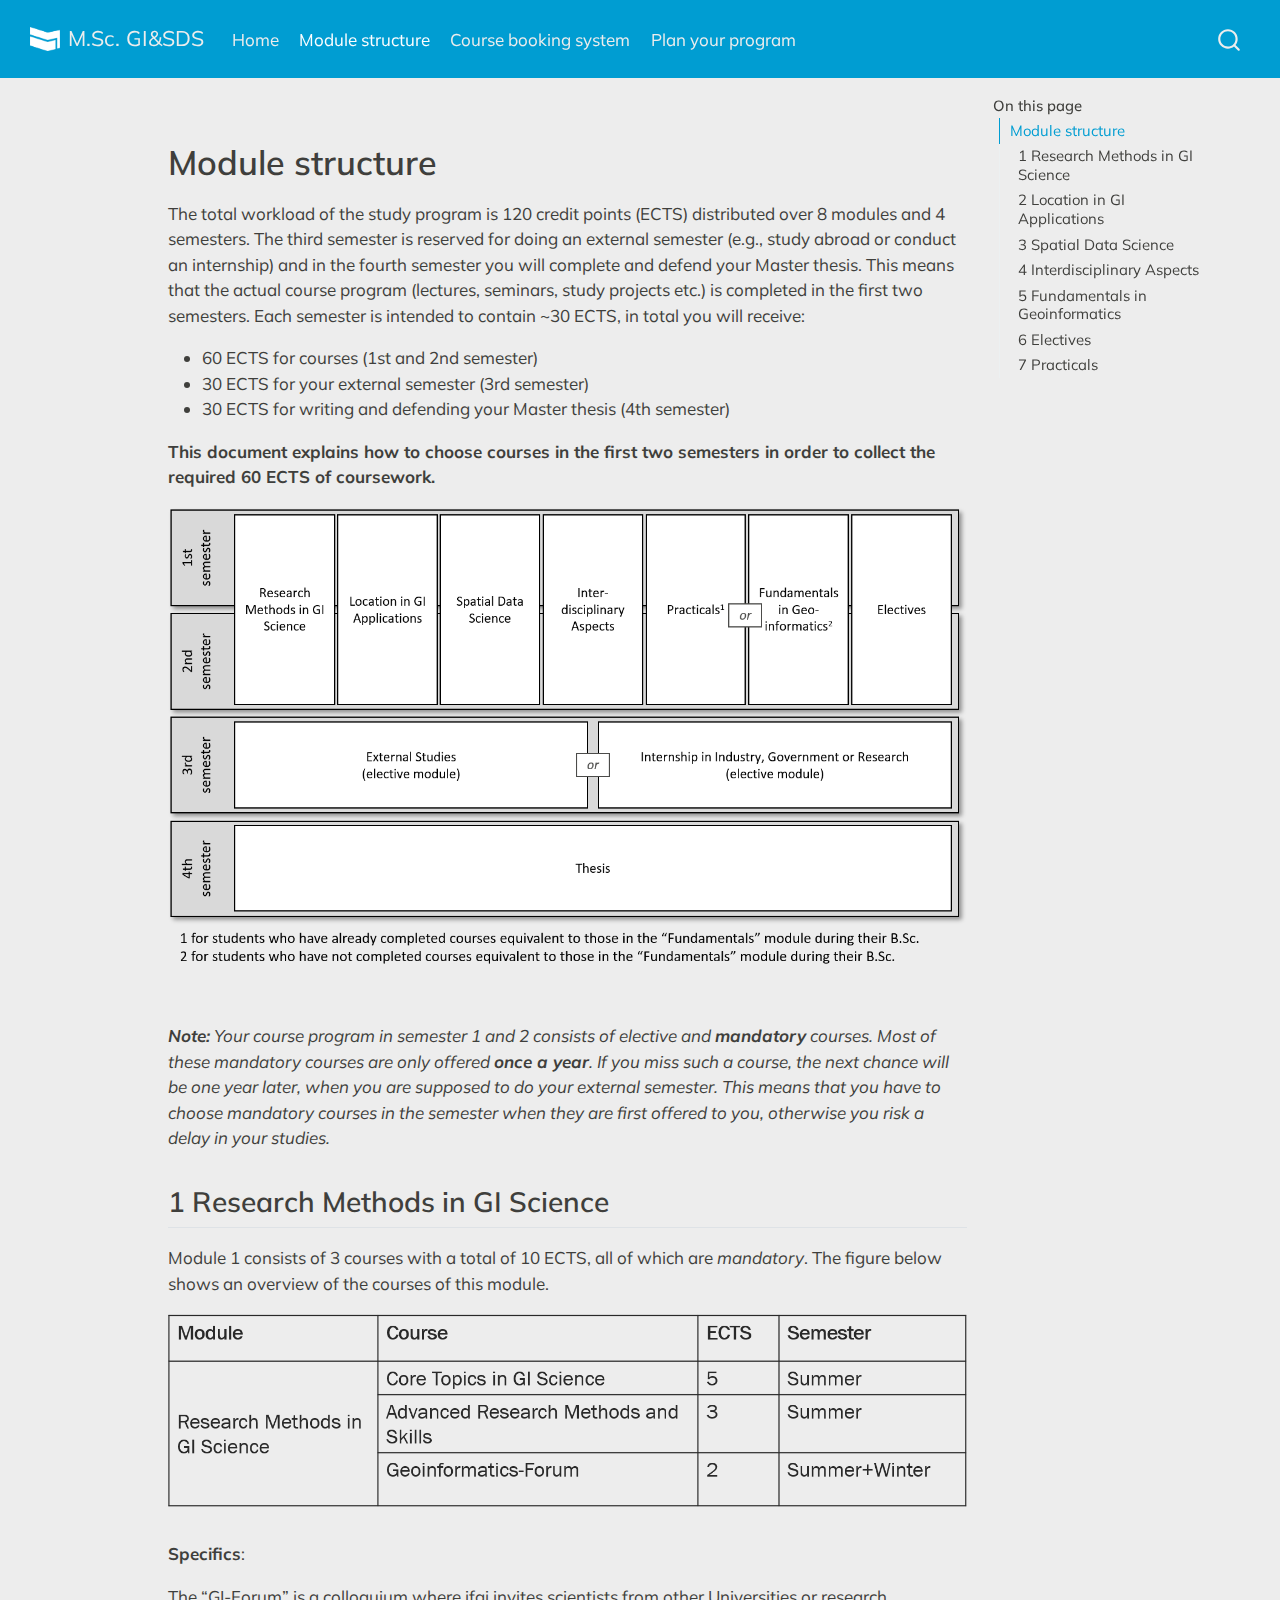
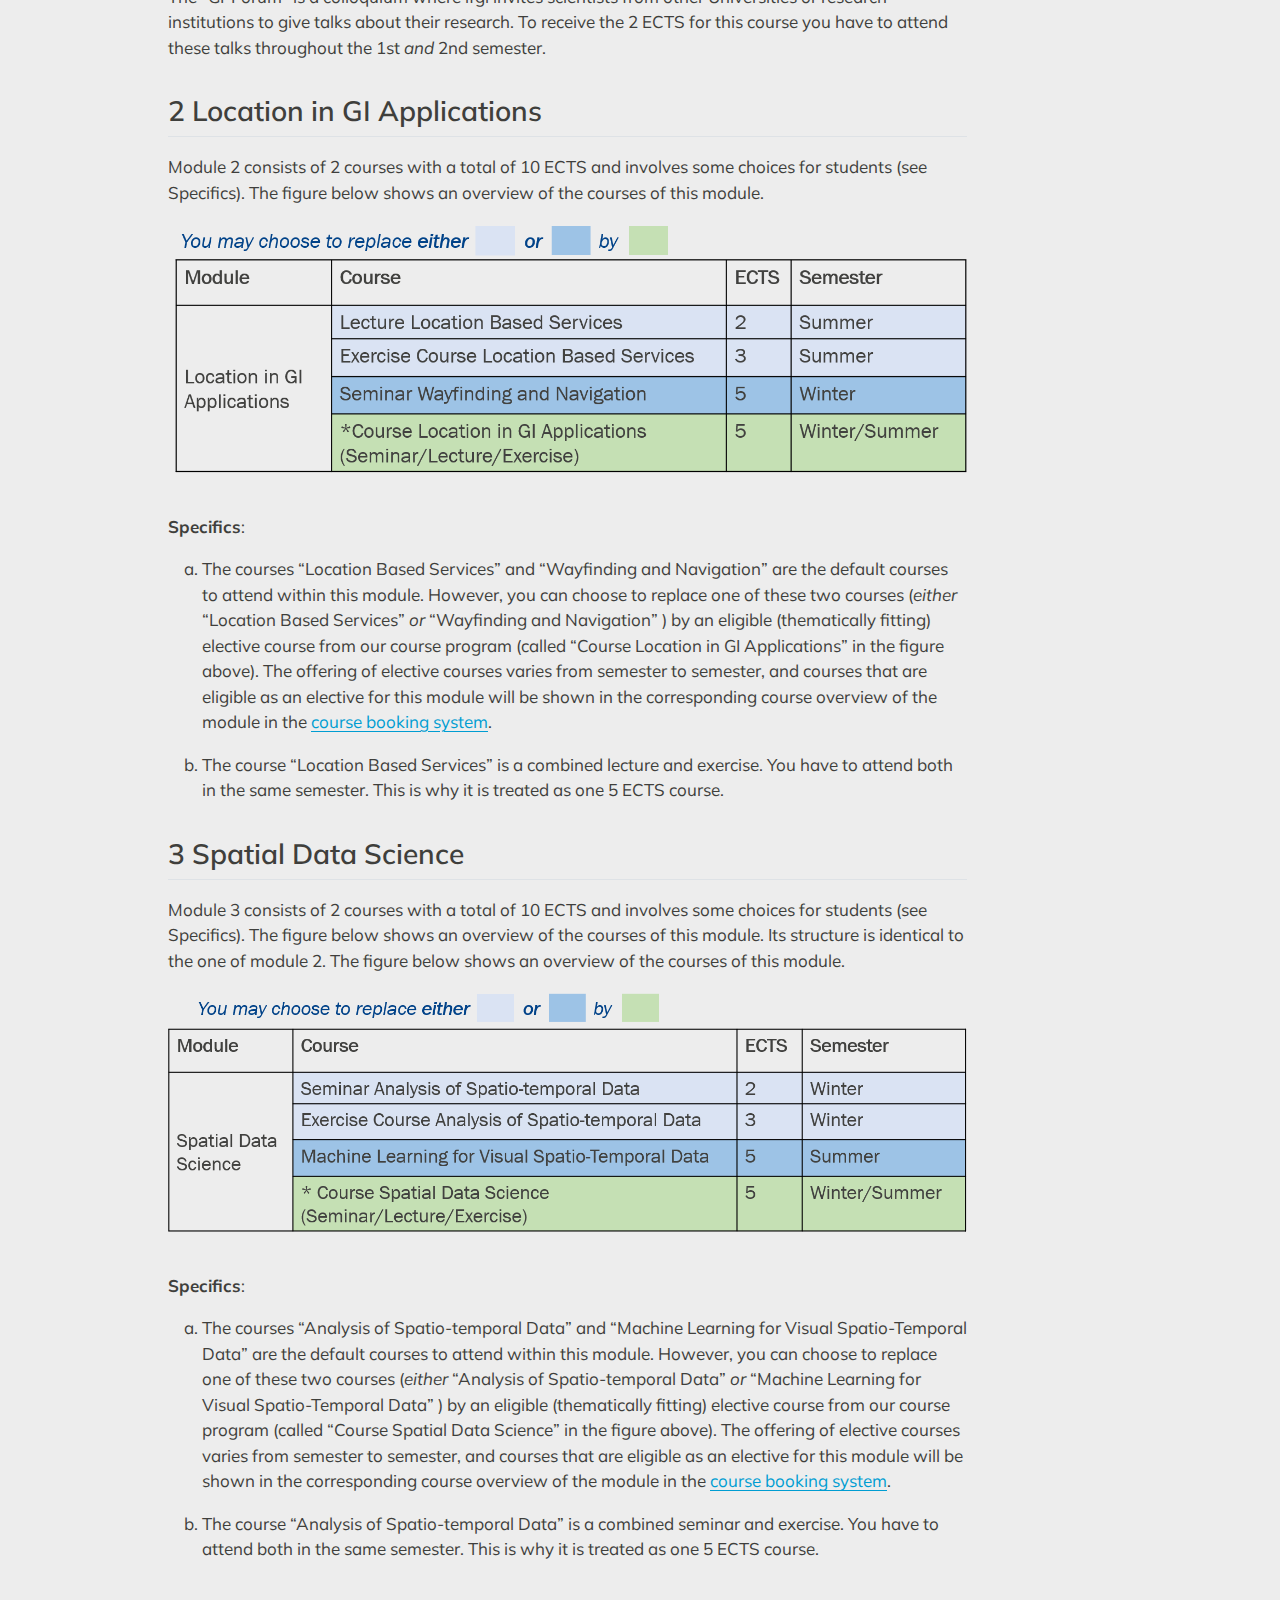
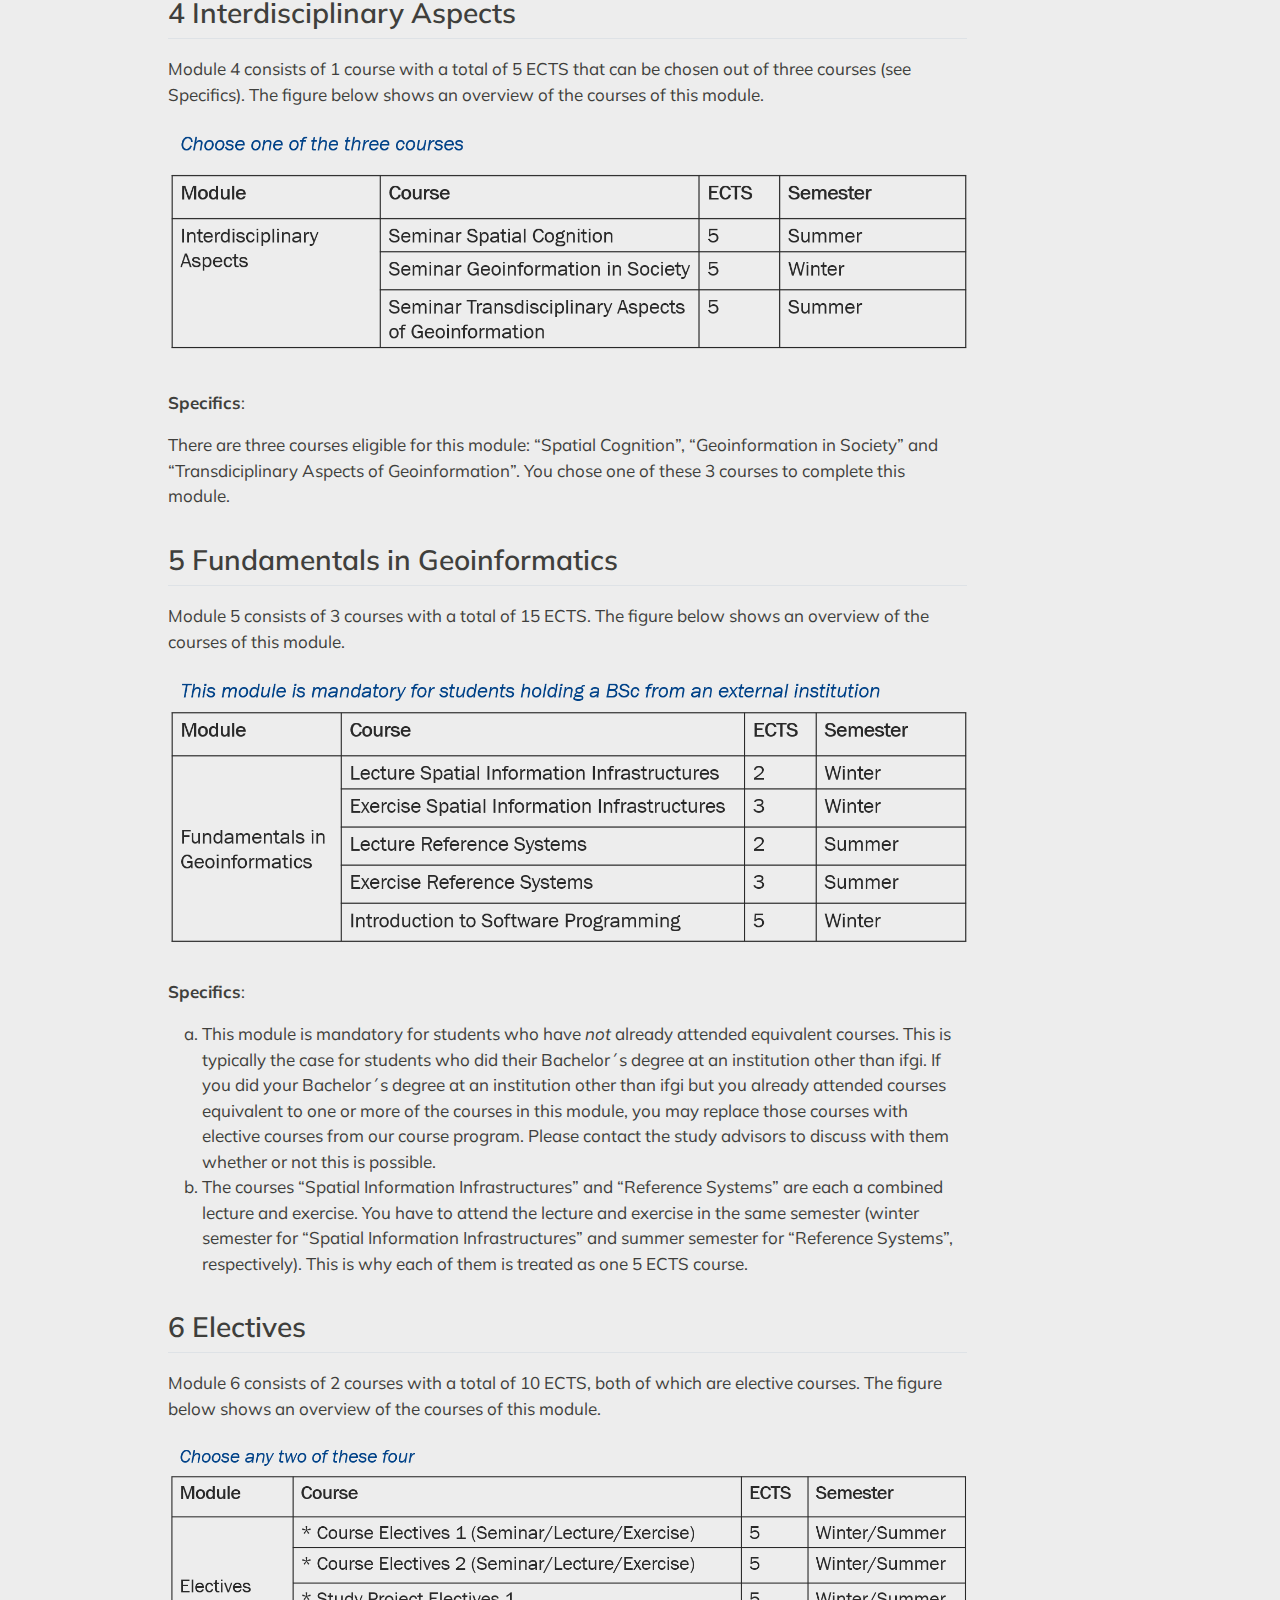
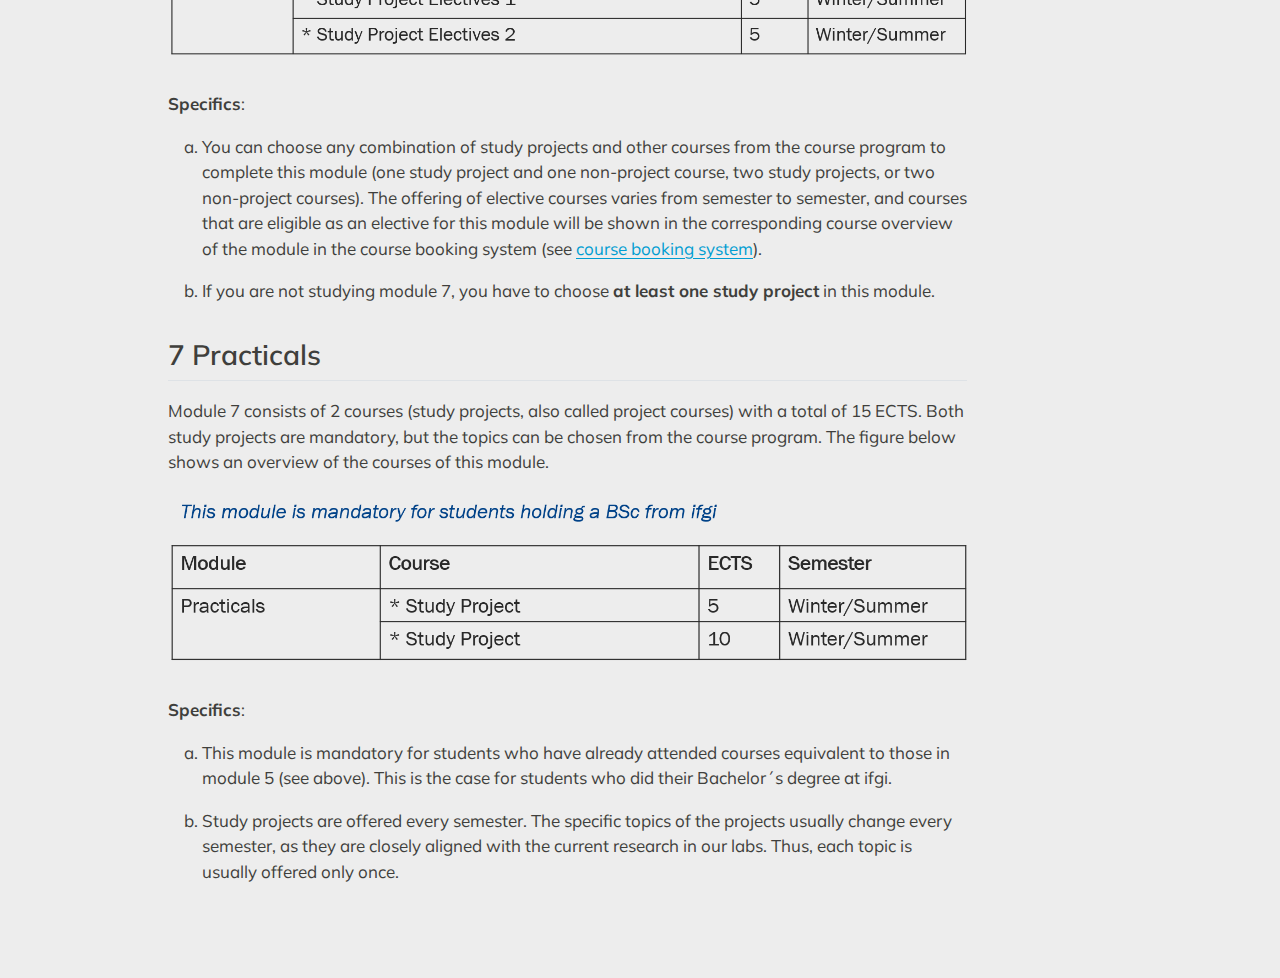
<file: docs/source/module_structure.html>
<!DOCTYPE html>
<html xmlns="http://www.w3.org/1999/xhtml" lang="en" xml:lang="en"><head>

<meta charset="utf-8">
<meta name="generator" content="quarto-1.4.549">

<meta name="viewport" content="width=device-width, initial-scale=1.0, user-scalable=yes">


<title>M.Sc. GI&amp;SDS</title>
<style>
code{white-space: pre-wrap;}
span.smallcaps{font-variant: small-caps;}
div.columns{display: flex; gap: min(4vw, 1.5em);}
div.column{flex: auto; overflow-x: auto;}
div.hanging-indent{margin-left: 1.5em; text-indent: -1.5em;}
ul.task-list{list-style: none;}
ul.task-list li input[type="checkbox"] {
  width: 0.8em;
  margin: 0 0.8em 0.2em -1em; /* quarto-specific, see https://github.com/quarto-dev/quarto-cli/issues/4556 */ 
  vertical-align: middle;
}
</style>


<script src="../site_libs/quarto-nav/quarto-nav.js"></script>
<script src="../site_libs/quarto-nav/headroom.min.js"></script>
<script src="../site_libs/clipboard/clipboard.min.js"></script>
<script src="../site_libs/quarto-search/autocomplete.umd.js"></script>
<script src="../site_libs/quarto-search/fuse.min.js"></script>
<script src="../site_libs/quarto-search/quarto-search.js"></script>
<meta name="quarto:offset" content="../">
<link href="../source/ifgi_logo_only.png" rel="icon" type="image/png">
<script src="../site_libs/quarto-html/quarto.js"></script>
<script src="../site_libs/quarto-html/popper.min.js"></script>
<script src="../site_libs/quarto-html/tippy.umd.min.js"></script>
<script src="../site_libs/quarto-html/anchor.min.js"></script>
<link href="../site_libs/quarto-html/tippy.css" rel="stylesheet">
<link href="../site_libs/quarto-html/quarto-syntax-highlighting.css" rel="stylesheet" id="quarto-text-highlighting-styles">
<script src="../site_libs/bootstrap/bootstrap.min.js"></script>
<link href="../site_libs/bootstrap/bootstrap-icons.css" rel="stylesheet">
<link href="../site_libs/bootstrap/bootstrap.min.css" rel="stylesheet" id="quarto-bootstrap" data-mode="light">
<script id="quarto-search-options" type="application/json">{
  "location": "navbar",
  "copy-button": false,
  "collapse-after": 3,
  "panel-placement": "end",
  "type": "overlay",
  "limit": 50,
  "keyboard-shortcut": [
    "f",
    "/",
    "s"
  ],
  "show-item-context": false,
  "language": {
    "search-no-results-text": "No results",
    "search-matching-documents-text": "matching documents",
    "search-copy-link-title": "Copy link to search",
    "search-hide-matches-text": "Hide additional matches",
    "search-more-match-text": "more match in this document",
    "search-more-matches-text": "more matches in this document",
    "search-clear-button-title": "Clear",
    "search-text-placeholder": "",
    "search-detached-cancel-button-title": "Cancel",
    "search-submit-button-title": "Submit",
    "search-label": "Search"
  }
}</script>


<link rel="stylesheet" href="../styles.css">
</head>

<body class="nav-fixed">

<div id="quarto-search-results"></div>
  <header id="quarto-header" class="headroom fixed-top">
    <nav class="navbar navbar-expand-lg " data-bs-theme="dark">
      <div class="navbar-container container-fluid">
      <div class="navbar-brand-container mx-auto">
    <a href="../index.html" class="navbar-brand navbar-brand-logo">
    <img src="../source/ifgi_logo_only_white.png" alt="" class="navbar-logo">
    </a>
    <a class="navbar-brand" href="../index.html">
    <span class="navbar-title">M.Sc. GI&amp;SDS</span>
    </a>
  </div>
            <div id="quarto-search" class="" title="Search"></div>
          <button class="navbar-toggler" type="button" data-bs-toggle="collapse" data-bs-target="#navbarCollapse" aria-controls="navbarCollapse" aria-expanded="false" aria-label="Toggle navigation" onclick="if (window.quartoToggleHeadroom) { window.quartoToggleHeadroom(); }">
  <span class="navbar-toggler-icon"></span>
</button>
          <div class="collapse navbar-collapse" id="navbarCollapse">
            <ul class="navbar-nav navbar-nav-scroll me-auto">
  <li class="nav-item">
    <a class="nav-link" href="../index.html"> 
<span class="menu-text">Home</span></a>
  </li>  
  <li class="nav-item">
    <a class="nav-link active" href="../source/module_structure.html" aria-current="page"> 
<span class="menu-text">Module structure</span></a>
  </li>  
  <li class="nav-item">
    <a class="nav-link" href="../source/course_booking_system.html"> 
<span class="menu-text">Course booking system</span></a>
  </li>  
  <li class="nav-item">
    <a class="nav-link" href="../source/individual_program.html"> 
<span class="menu-text">Plan your program</span></a>
  </li>  
</ul>
          </div> <!-- /navcollapse -->
          <div class="quarto-navbar-tools">
</div>
      </div> <!-- /container-fluid -->
    </nav>
</header>
<!-- content -->
<div id="quarto-content" class="quarto-container page-columns page-rows-contents page-layout-article page-navbar">
<!-- sidebar -->
<!-- margin-sidebar -->
    <div id="quarto-margin-sidebar" class="sidebar margin-sidebar">
        <nav id="TOC" role="doc-toc" class="toc-active">
    <h2 id="toc-title">On this page</h2>
   
  <ul>
  <li><a href="#module-structure" id="toc-module-structure" class="nav-link active" data-scroll-target="#module-structure">Module structure</a>
  <ul class="collapse">
  <li><a href="#research-methods-in-gi-science" id="toc-research-methods-in-gi-science" class="nav-link" data-scroll-target="#research-methods-in-gi-science">1 Research Methods in GI Science</a></li>
  <li><a href="#location-in-gi-applications" id="toc-location-in-gi-applications" class="nav-link" data-scroll-target="#location-in-gi-applications">2 Location in GI Applications</a></li>
  <li><a href="#spatial-data-science" id="toc-spatial-data-science" class="nav-link" data-scroll-target="#spatial-data-science">3 Spatial Data Science</a></li>
  <li><a href="#interdisciplinary-aspects" id="toc-interdisciplinary-aspects" class="nav-link" data-scroll-target="#interdisciplinary-aspects">4 Interdisciplinary Aspects</a></li>
  <li><a href="#fundamentals-in-geoinformatics" id="toc-fundamentals-in-geoinformatics" class="nav-link" data-scroll-target="#fundamentals-in-geoinformatics">5 Fundamentals in Geoinformatics</a></li>
  <li><a href="#electives" id="toc-electives" class="nav-link" data-scroll-target="#electives">6 Electives</a></li>
  <li><a href="#practicals" id="toc-practicals" class="nav-link" data-scroll-target="#practicals">7 Practicals</a></li>
  </ul></li>
  </ul>
</nav>
    </div>
<!-- main -->
<main class="content" id="quarto-document-content">




<section id="module-structure" class="level1">
<h1>Module structure</h1>
<p>The total workload of the study program is 120 credit points (ECTS) distributed over 8 modules and 4 semesters. The third semester is reserved for doing an external semester (e.g., study abroad or conduct an internship) and in the fourth semester you will complete and defend your Master thesis. This means that the actual course program (lectures, seminars, study projects etc.) is completed in the first two semesters. Each semester is intended to contain ~30 ECTS, in total you will receive:</p>
<ul>
<li>60 ECTS for courses (1st and 2nd semester)</li>
<li>30 ECTS for your external semester (3rd semester)</li>
<li>30 ECTS for writing and defending your Master thesis (4th semester)</li>
</ul>
<p><strong>This document explains how to choose courses in the first two semesters in order to collect the required 60 ECTS of coursework.</strong></p>
<div class="quarto-figure quarto-figure-center">
<figure class="figure">
<p><img src="./module_overview.png" class="img-fluid quarto-figure quarto-figure-center figure-img"></p>
</figure>
</div>
<p><em><strong>Note:</strong> Your course program in semester 1 and 2 consists of elective and <strong>mandatory</strong> courses. Most of these mandatory courses are only offered <strong>once a year</strong>. If you miss such a course, the next chance will be one year later, when you are supposed to do your external semester. This means that you have to choose mandatory courses in the semester when they are first offered to you, otherwise you risk a delay in your studies.</em></p>
<section id="research-methods-in-gi-science" class="level2">
<h2 class="anchored" data-anchor-id="research-methods-in-gi-science">1 Research Methods in GI Science</h2>
<p>Module 1 consists of 3 courses with a total of 10 ECTS, all of which are <em>mandatory</em>. The figure below shows an overview of the courses of this module.</p>
<div class="quarto-figure quarto-figure-center">
<figure class="figure">
<p><img src="./module1.PNG" class="img-fluid quarto-figure quarto-figure-center figure-img"></p>
</figure>
</div>
<p><strong>Specifics</strong>:</p>
<p>The “GI-Forum” is a colloquium where ifgi invites scientists from other Universities or research institutions to give talks about their research. To receive the 2 ECTS for this course you have to attend these talks throughout the 1st <em>and</em> 2nd semester.</p>
</section>
<section id="location-in-gi-applications" class="level2">
<h2 class="anchored" data-anchor-id="location-in-gi-applications">2 Location in GI Applications</h2>
<p>Module 2 consists of 2 courses with a total of 10 ECTS and involves some choices for students (see Specifics). The figure below shows an overview of the courses of this module.</p>
<div class="quarto-figure quarto-figure-center">
<figure class="figure">
<p><img src="./module2.PNG" class="img-fluid quarto-figure quarto-figure-center figure-img"></p>
</figure>
</div>
<p><strong>Specifics</strong>:</p>
<ol type="a">
<li><p>The courses “Location Based Services” and “Wayfinding and Navigation” are the default courses to attend within this module. However, you can choose to replace one of these two courses (<em>either</em> “Location Based Services” <em>or</em> “Wayfinding and Navigation” ) by an eligible (thematically fitting) elective course from our course program (called “Course Location in GI Applications” in the figure above). The offering of elective courses varies from semester to semester, and courses that are eligible as an elective for this module will be shown in the corresponding course overview of the module in the <a href="course_booking_system.html">course booking system</a>.</p></li>
<li><p>The course “Location Based Services” is a combined lecture and exercise. You have to attend both in the same semester. This is why it is treated as one 5 ECTS course.</p></li>
</ol>
</section>
<section id="spatial-data-science" class="level2">
<h2 class="anchored" data-anchor-id="spatial-data-science">3 Spatial Data Science</h2>
<p>Module 3 consists of 2 courses with a total of 10 ECTS and involves some choices for students (see Specifics). The figure below shows an overview of the courses of this module. Its structure is identical to the one of module 2. The figure below shows an overview of the courses of this module.</p>
<div class="quarto-figure quarto-figure-center">
<figure class="figure">
<p><img src="./module3.PNG" class="img-fluid quarto-figure quarto-figure-center figure-img"></p>
</figure>
</div>
<p><strong>Specifics</strong>:</p>
<ol type="a">
<li><p>The courses “Analysis of Spatio-temporal Data” and “Machine Learning for Visual Spatio-Temporal Data” are the default courses to attend within this module. However, you can choose to replace one of these two courses (<em>either</em> “Analysis of Spatio-temporal Data” <em>or</em> “Machine Learning for Visual Spatio-Temporal Data” ) by an eligible (thematically fitting) elective course from our course program (called “Course Spatial Data Science” in the figure above). The offering of elective courses varies from semester to semester, and courses that are eligible as an elective for this module will be shown in the corresponding course overview of the module in the <a href="course_booking_system.html">course booking system</a>.</p></li>
<li><p>The course “Analysis of Spatio-temporal Data” is a combined seminar and exercise. You have to attend both in the same semester. This is why it is treated as one 5 ECTS course.</p></li>
</ol>
</section>
<section id="interdisciplinary-aspects" class="level2">
<h2 class="anchored" data-anchor-id="interdisciplinary-aspects">4 Interdisciplinary Aspects</h2>
<p>Module 4 consists of 1 course with a total of 5 ECTS that can be chosen out of three courses (see Specifics). The figure below shows an overview of the courses of this module.</p>
<div class="quarto-figure quarto-figure-center">
<figure class="figure">
<p><img src="./module4.PNG" class="img-fluid quarto-figure quarto-figure-center figure-img"></p>
</figure>
</div>
<p><strong>Specifics</strong>:</p>
<p>There are three courses eligible for this module: “Spatial Cognition”, “Geoinformation in Society” and “Transdiciplinary Aspects of Geoinformation”. You chose one of these 3 courses to complete this module.</p>
</section>
<section id="fundamentals-in-geoinformatics" class="level2">
<h2 class="anchored" data-anchor-id="fundamentals-in-geoinformatics">5 Fundamentals in Geoinformatics</h2>
<p>Module 5 consists of 3 courses with a total of 15 ECTS. The figure below shows an overview of the courses of this module.</p>
<div class="quarto-figure quarto-figure-center">
<figure class="figure">
<p><img src="./module5.PNG" class="img-fluid quarto-figure quarto-figure-center figure-img"></p>
</figure>
</div>
<p><strong>Specifics</strong>:</p>
<ol type="a">
<li>This module is mandatory for students who have <em>not</em> already attended equivalent courses. This is typically the case for students who did their Bachelor´s degree at an institution other than ifgi. If you did your Bachelor´s degree at an institution other than ifgi but you already attended courses equivalent to one or more of the courses in this module, you may replace those courses with elective courses from our course program. Please contact the study advisors to discuss with them whether or not this is possible.</li>
<li>The courses “Spatial Information Infrastructures” and “Reference Systems” are each a combined lecture and exercise. You have to attend the lecture and exercise in the same semester (winter semester for “Spatial Information Infrastructures” and summer semester for “Reference Systems”, respectively). This is why each of them is treated as one 5 ECTS course.</li>
</ol>
</section>
<section id="electives" class="level2">
<h2 class="anchored" data-anchor-id="electives">6 Electives</h2>
<p>Module 6 consists of 2 courses with a total of 10 ECTS, both of which are elective courses. The figure below shows an overview of the courses of this module.</p>
<div class="quarto-figure quarto-figure-center">
<figure class="figure">
<p><img src="./module6.PNG" class="img-fluid quarto-figure quarto-figure-center figure-img"></p>
</figure>
</div>
<p><strong>Specifics</strong>:</p>
<ol type="a">
<li><p>You can choose any combination of study projects and other courses from the course program to complete this module (one study project and one non-project course, two study projects, or two non-project courses). The offering of elective courses varies from semester to semester, and courses that are eligible as an elective for this module will be shown in the corresponding course overview of the module in the course booking system (see <a href="course_booking_system.html">course booking system</a>).</p></li>
<li><p>If you are not studying module 7, you have to choose <strong>at least one study project</strong> in this module.</p></li>
</ol>
</section>
<section id="practicals" class="level2">
<h2 class="anchored" data-anchor-id="practicals">7 Practicals</h2>
<p>Module 7 consists of 2 courses (study projects, also called project courses) with a total of 15 ECTS. Both study projects are mandatory, but the topics can be chosen from the course program. The figure below shows an overview of the courses of this module.</p>
<div class="quarto-figure quarto-figure-center">
<figure class="figure">
<p><img src="./module7.PNG" class="img-fluid quarto-figure quarto-figure-center figure-img"></p>
</figure>
</div>
<p><strong>Specifics</strong>:</p>
<ol type="a">
<li><p>This module is mandatory for students who have already attended courses equivalent to those in module 5 (see above). This is the case for students who did their Bachelor´s degree at ifgi.</p></li>
<li><p>Study projects are offered every semester. The specific topics of the projects usually change every semester, as they are closely aligned with the current research in our labs. Thus, each topic is usually offered only once.</p></li>
</ol>


</section>
</section>

</main> <!-- /main -->
<script id="quarto-html-after-body" type="application/javascript">
window.document.addEventListener("DOMContentLoaded", function (event) {
  const toggleBodyColorMode = (bsSheetEl) => {
    const mode = bsSheetEl.getAttribute("data-mode");
    const bodyEl = window.document.querySelector("body");
    if (mode === "dark") {
      bodyEl.classList.add("quarto-dark");
      bodyEl.classList.remove("quarto-light");
    } else {
      bodyEl.classList.add("quarto-light");
      bodyEl.classList.remove("quarto-dark");
    }
  }
  const toggleBodyColorPrimary = () => {
    const bsSheetEl = window.document.querySelector("link#quarto-bootstrap");
    if (bsSheetEl) {
      toggleBodyColorMode(bsSheetEl);
    }
  }
  toggleBodyColorPrimary();  
  const icon = "";
  const anchorJS = new window.AnchorJS();
  anchorJS.options = {
    placement: 'right',
    icon: icon
  };
  anchorJS.add('.anchored');
  const isCodeAnnotation = (el) => {
    for (const clz of el.classList) {
      if (clz.startsWith('code-annotation-')) {                     
        return true;
      }
    }
    return false;
  }
  const clipboard = new window.ClipboardJS('.code-copy-button', {
    text: function(trigger) {
      const codeEl = trigger.previousElementSibling.cloneNode(true);
      for (const childEl of codeEl.children) {
        if (isCodeAnnotation(childEl)) {
          childEl.remove();
        }
      }
      return codeEl.innerText;
    }
  });
  clipboard.on('success', function(e) {
    // button target
    const button = e.trigger;
    // don't keep focus
    button.blur();
    // flash "checked"
    button.classList.add('code-copy-button-checked');
    var currentTitle = button.getAttribute("title");
    button.setAttribute("title", "Copied!");
    let tooltip;
    if (window.bootstrap) {
      button.setAttribute("data-bs-toggle", "tooltip");
      button.setAttribute("data-bs-placement", "left");
      button.setAttribute("data-bs-title", "Copied!");
      tooltip = new bootstrap.Tooltip(button, 
        { trigger: "manual", 
          customClass: "code-copy-button-tooltip",
          offset: [0, -8]});
      tooltip.show();    
    }
    setTimeout(function() {
      if (tooltip) {
        tooltip.hide();
        button.removeAttribute("data-bs-title");
        button.removeAttribute("data-bs-toggle");
        button.removeAttribute("data-bs-placement");
      }
      button.setAttribute("title", currentTitle);
      button.classList.remove('code-copy-button-checked');
    }, 1000);
    // clear code selection
    e.clearSelection();
  });
    var localhostRegex = new RegExp(/^(?:http|https):\/\/localhost\:?[0-9]*\//);
    var mailtoRegex = new RegExp(/^mailto:/);
      var filterRegex = new RegExp('/' + window.location.host + '/');
    var isInternal = (href) => {
        return filterRegex.test(href) || localhostRegex.test(href) || mailtoRegex.test(href);
    }
    // Inspect non-navigation links and adorn them if external
 	var links = window.document.querySelectorAll('a[href]:not(.nav-link):not(.navbar-brand):not(.toc-action):not(.sidebar-link):not(.sidebar-item-toggle):not(.pagination-link):not(.no-external):not([aria-hidden]):not(.dropdown-item):not(.quarto-navigation-tool)');
    for (var i=0; i<links.length; i++) {
      const link = links[i];
      if (!isInternal(link.href)) {
          // target, if specified
          link.setAttribute("target", "_blank");
          if (link.getAttribute("rel") === null) {
            link.setAttribute("rel", "noopener");
          }
          // default icon
          link.classList.add("external");
      }
    }
  function tippyHover(el, contentFn, onTriggerFn, onUntriggerFn) {
    const config = {
      allowHTML: true,
      maxWidth: 500,
      delay: 100,
      arrow: false,
      appendTo: function(el) {
          return el.parentElement;
      },
      interactive: true,
      interactiveBorder: 10,
      theme: 'quarto',
      placement: 'bottom-start',
    };
    if (contentFn) {
      config.content = contentFn;
    }
    if (onTriggerFn) {
      config.onTrigger = onTriggerFn;
    }
    if (onUntriggerFn) {
      config.onUntrigger = onUntriggerFn;
    }
    window.tippy(el, config); 
  }
  const noterefs = window.document.querySelectorAll('a[role="doc-noteref"]');
  for (var i=0; i<noterefs.length; i++) {
    const ref = noterefs[i];
    tippyHover(ref, function() {
      // use id or data attribute instead here
      let href = ref.getAttribute('data-footnote-href') || ref.getAttribute('href');
      try { href = new URL(href).hash; } catch {}
      const id = href.replace(/^#\/?/, "");
      const note = window.document.getElementById(id);
      return note.innerHTML;
    });
  }
  const xrefs = window.document.querySelectorAll('a.quarto-xref');
  const processXRef = (id, note) => {
    // Strip column container classes
    const stripColumnClz = (el) => {
      el.classList.remove("page-full", "page-columns");
      if (el.children) {
        for (const child of el.children) {
          stripColumnClz(child);
        }
      }
    }
    stripColumnClz(note)
    if (id === null || id.startsWith('sec-')) {
      // Special case sections, only their first couple elements
      const container = document.createElement("div");
      if (note.children && note.children.length > 2) {
        container.appendChild(note.children[0].cloneNode(true));
        for (let i = 1; i < note.children.length; i++) {
          const child = note.children[i];
          if (child.tagName === "P" && child.innerText === "") {
            continue;
          } else {
            container.appendChild(child.cloneNode(true));
            break;
          }
        }
        if (window.Quarto?.typesetMath) {
          window.Quarto.typesetMath(container);
        }
        return container.innerHTML
      } else {
        if (window.Quarto?.typesetMath) {
          window.Quarto.typesetMath(note);
        }
        return note.innerHTML;
      }
    } else {
      // Remove any anchor links if they are present
      const anchorLink = note.querySelector('a.anchorjs-link');
      if (anchorLink) {
        anchorLink.remove();
      }
      if (window.Quarto?.typesetMath) {
        window.Quarto.typesetMath(note);
      }
      // TODO in 1.5, we should make sure this works without a callout special case
      if (note.classList.contains("callout")) {
        return note.outerHTML;
      } else {
        return note.innerHTML;
      }
    }
  }
  for (var i=0; i<xrefs.length; i++) {
    const xref = xrefs[i];
    tippyHover(xref, undefined, function(instance) {
      instance.disable();
      let url = xref.getAttribute('href');
      let hash = undefined; 
      if (url.startsWith('#')) {
        hash = url;
      } else {
        try { hash = new URL(url).hash; } catch {}
      }
      if (hash) {
        const id = hash.replace(/^#\/?/, "");
        const note = window.document.getElementById(id);
        if (note !== null) {
          try {
            const html = processXRef(id, note.cloneNode(true));
            instance.setContent(html);
          } finally {
            instance.enable();
            instance.show();
          }
        } else {
          // See if we can fetch this
          fetch(url.split('#')[0])
          .then(res => res.text())
          .then(html => {
            const parser = new DOMParser();
            const htmlDoc = parser.parseFromString(html, "text/html");
            const note = htmlDoc.getElementById(id);
            if (note !== null) {
              const html = processXRef(id, note);
              instance.setContent(html);
            } 
          }).finally(() => {
            instance.enable();
            instance.show();
          });
        }
      } else {
        // See if we can fetch a full url (with no hash to target)
        // This is a special case and we should probably do some content thinning / targeting
        fetch(url)
        .then(res => res.text())
        .then(html => {
          const parser = new DOMParser();
          const htmlDoc = parser.parseFromString(html, "text/html");
          const note = htmlDoc.querySelector('main.content');
          if (note !== null) {
            // This should only happen for chapter cross references
            // (since there is no id in the URL)
            // remove the first header
            if (note.children.length > 0 && note.children[0].tagName === "HEADER") {
              note.children[0].remove();
            }
            const html = processXRef(null, note);
            instance.setContent(html);
          } 
        }).finally(() => {
          instance.enable();
          instance.show();
        });
      }
    }, function(instance) {
    });
  }
      let selectedAnnoteEl;
      const selectorForAnnotation = ( cell, annotation) => {
        let cellAttr = 'data-code-cell="' + cell + '"';
        let lineAttr = 'data-code-annotation="' +  annotation + '"';
        const selector = 'span[' + cellAttr + '][' + lineAttr + ']';
        return selector;
      }
      const selectCodeLines = (annoteEl) => {
        const doc = window.document;
        const targetCell = annoteEl.getAttribute("data-target-cell");
        const targetAnnotation = annoteEl.getAttribute("data-target-annotation");
        const annoteSpan = window.document.querySelector(selectorForAnnotation(targetCell, targetAnnotation));
        const lines = annoteSpan.getAttribute("data-code-lines").split(",");
        const lineIds = lines.map((line) => {
          return targetCell + "-" + line;
        })
        let top = null;
        let height = null;
        let parent = null;
        if (lineIds.length > 0) {
            //compute the position of the single el (top and bottom and make a div)
            const el = window.document.getElementById(lineIds[0]);
            top = el.offsetTop;
            height = el.offsetHeight;
            parent = el.parentElement.parentElement;
          if (lineIds.length > 1) {
            const lastEl = window.document.getElementById(lineIds[lineIds.length - 1]);
            const bottom = lastEl.offsetTop + lastEl.offsetHeight;
            height = bottom - top;
          }
          if (top !== null && height !== null && parent !== null) {
            // cook up a div (if necessary) and position it 
            let div = window.document.getElementById("code-annotation-line-highlight");
            if (div === null) {
              div = window.document.createElement("div");
              div.setAttribute("id", "code-annotation-line-highlight");
              div.style.position = 'absolute';
              parent.appendChild(div);
            }
            div.style.top = top - 2 + "px";
            div.style.height = height + 4 + "px";
            div.style.left = 0;
            let gutterDiv = window.document.getElementById("code-annotation-line-highlight-gutter");
            if (gutterDiv === null) {
              gutterDiv = window.document.createElement("div");
              gutterDiv.setAttribute("id", "code-annotation-line-highlight-gutter");
              gutterDiv.style.position = 'absolute';
              const codeCell = window.document.getElementById(targetCell);
              const gutter = codeCell.querySelector('.code-annotation-gutter');
              gutter.appendChild(gutterDiv);
            }
            gutterDiv.style.top = top - 2 + "px";
            gutterDiv.style.height = height + 4 + "px";
          }
          selectedAnnoteEl = annoteEl;
        }
      };
      const unselectCodeLines = () => {
        const elementsIds = ["code-annotation-line-highlight", "code-annotation-line-highlight-gutter"];
        elementsIds.forEach((elId) => {
          const div = window.document.getElementById(elId);
          if (div) {
            div.remove();
          }
        });
        selectedAnnoteEl = undefined;
      };
        // Handle positioning of the toggle
    window.addEventListener(
      "resize",
      throttle(() => {
        elRect = undefined;
        if (selectedAnnoteEl) {
          selectCodeLines(selectedAnnoteEl);
        }
      }, 10)
    );
    function throttle(fn, ms) {
    let throttle = false;
    let timer;
      return (...args) => {
        if(!throttle) { // first call gets through
            fn.apply(this, args);
            throttle = true;
        } else { // all the others get throttled
            if(timer) clearTimeout(timer); // cancel #2
            timer = setTimeout(() => {
              fn.apply(this, args);
              timer = throttle = false;
            }, ms);
        }
      };
    }
      // Attach click handler to the DT
      const annoteDls = window.document.querySelectorAll('dt[data-target-cell]');
      for (const annoteDlNode of annoteDls) {
        annoteDlNode.addEventListener('click', (event) => {
          const clickedEl = event.target;
          if (clickedEl !== selectedAnnoteEl) {
            unselectCodeLines();
            const activeEl = window.document.querySelector('dt[data-target-cell].code-annotation-active');
            if (activeEl) {
              activeEl.classList.remove('code-annotation-active');
            }
            selectCodeLines(clickedEl);
            clickedEl.classList.add('code-annotation-active');
          } else {
            // Unselect the line
            unselectCodeLines();
            clickedEl.classList.remove('code-annotation-active');
          }
        });
      }
  const findCites = (el) => {
    const parentEl = el.parentElement;
    if (parentEl) {
      const cites = parentEl.dataset.cites;
      if (cites) {
        return {
          el,
          cites: cites.split(' ')
        };
      } else {
        return findCites(el.parentElement)
      }
    } else {
      return undefined;
    }
  };
  var bibliorefs = window.document.querySelectorAll('a[role="doc-biblioref"]');
  for (var i=0; i<bibliorefs.length; i++) {
    const ref = bibliorefs[i];
    const citeInfo = findCites(ref);
    if (citeInfo) {
      tippyHover(citeInfo.el, function() {
        var popup = window.document.createElement('div');
        citeInfo.cites.forEach(function(cite) {
          var citeDiv = window.document.createElement('div');
          citeDiv.classList.add('hanging-indent');
          citeDiv.classList.add('csl-entry');
          var biblioDiv = window.document.getElementById('ref-' + cite);
          if (biblioDiv) {
            citeDiv.innerHTML = biblioDiv.innerHTML;
          }
          popup.appendChild(citeDiv);
        });
        return popup.innerHTML;
      });
    }
  }
});
</script>
</div> <!-- /content -->




</body></html>
</file>
<file: docs/site_libs/quarto-html/tippy.css>
.tippy-box[data-animation=fade][data-state=hidden]{opacity:0}[data-tippy-root]{max-width:calc(100vw - 10px)}.tippy-box{position:relative;background-color:#333;color:#fff;border-radius:4px;font-size:14px;line-height:1.4;white-space:normal;outline:0;transition-property:transform,visibility,opacity}.tippy-box[data-placement^=top]>.tippy-arrow{bottom:0}.tippy-box[data-placement^=top]>.tippy-arrow:before{bottom:-7px;left:0;border-width:8px 8px 0;border-top-color:initial;transform-origin:center top}.tippy-box[data-placement^=bottom]>.tippy-arrow{top:0}.tippy-box[data-placement^=bottom]>.tippy-arrow:before{top:-7px;left:0;border-width:0 8px 8px;border-bottom-color:initial;transform-origin:center bottom}.tippy-box[data-placement^=left]>.tippy-arrow{right:0}.tippy-box[data-placement^=left]>.tippy-arrow:before{border-width:8px 0 8px 8px;border-left-color:initial;right:-7px;transform-origin:center left}.tippy-box[data-placement^=right]>.tippy-arrow{left:0}.tippy-box[data-placement^=right]>.tippy-arrow:before{left:-7px;border-width:8px 8px 8px 0;border-right-color:initial;transform-origin:center right}.tippy-box[data-inertia][data-state=visible]{transition-timing-function:cubic-bezier(.54,1.5,.38,1.11)}.tippy-arrow{width:16px;height:16px;color:#333}.tippy-arrow:before{content:"";position:absolute;border-color:transparent;border-style:solid}.tippy-content{position:relative;padding:5px 9px;z-index:1}
</file>
<file: docs/site_libs/quarto-html/quarto-syntax-highlighting.css>
/* quarto syntax highlight colors */
:root {
  --quarto-hl-ot-color: #003B4F;
  --quarto-hl-at-color: #657422;
  --quarto-hl-ss-color: #20794D;
  --quarto-hl-an-color: #5E5E5E;
  --quarto-hl-fu-color: #4758AB;
  --quarto-hl-st-color: #20794D;
  --quarto-hl-cf-color: #003B4F;
  --quarto-hl-op-color: #5E5E5E;
  --quarto-hl-er-color: #AD0000;
  --quarto-hl-bn-color: #AD0000;
  --quarto-hl-al-color: #AD0000;
  --quarto-hl-va-color: #111111;
  --quarto-hl-bu-color: inherit;
  --quarto-hl-ex-color: inherit;
  --quarto-hl-pp-color: #AD0000;
  --quarto-hl-in-color: #5E5E5E;
  --quarto-hl-vs-color: #20794D;
  --quarto-hl-wa-color: #5E5E5E;
  --quarto-hl-do-color: #5E5E5E;
  --quarto-hl-im-color: #00769E;
  --quarto-hl-ch-color: #20794D;
  --quarto-hl-dt-color: #AD0000;
  --quarto-hl-fl-color: #AD0000;
  --quarto-hl-co-color: #5E5E5E;
  --quarto-hl-cv-color: #5E5E5E;
  --quarto-hl-cn-color: #8f5902;
  --quarto-hl-sc-color: #5E5E5E;
  --quarto-hl-dv-color: #AD0000;
  --quarto-hl-kw-color: #003B4F;
}

/* other quarto variables */
:root {
  --quarto-font-monospace: SFMono-Regular, Menlo, Monaco, Consolas, "Liberation Mono", "Courier New", monospace;
}

pre > code.sourceCode > span {
  color: #003B4F;
}

code span {
  color: #003B4F;
}

code.sourceCode > span {
  color: #003B4F;
}

div.sourceCode,
div.sourceCode pre.sourceCode {
  color: #003B4F;
}

code span.ot {
  color: #003B4F;
  font-style: inherit;
}

code span.at {
  color: #657422;
  font-style: inherit;
}

code span.ss {
  color: #20794D;
  font-style: inherit;
}

code span.an {
  color: #5E5E5E;
  font-style: inherit;
}

code span.fu {
  color: #4758AB;
  font-style: inherit;
}

code span.st {
  color: #20794D;
  font-style: inherit;
}

code span.cf {
  color: #003B4F;
  font-style: inherit;
}

code span.op {
  color: #5E5E5E;
  font-style: inherit;
}

code span.er {
  color: #AD0000;
  font-style: inherit;
}

code span.bn {
  color: #AD0000;
  font-style: inherit;
}

code span.al {
  color: #AD0000;
  font-style: inherit;
}

code span.va {
  color: #111111;
  font-style: inherit;
}

code span.bu {
  font-style: inherit;
}

code span.ex {
  font-style: inherit;
}

code span.pp {
  color: #AD0000;
  font-style: inherit;
}

code span.in {
  color: #5E5E5E;
  font-style: inherit;
}

code span.vs {
  color: #20794D;
  font-style: inherit;
}

code span.wa {
  color: #5E5E5E;
  font-style: italic;
}

code span.do {
  color: #5E5E5E;
  font-style: italic;
}

code span.im {
  color: #00769E;
  font-style: inherit;
}

code span.ch {
  color: #20794D;
  font-style: inherit;
}

code span.dt {
  color: #AD0000;
  font-style: inherit;
}

code span.fl {
  color: #AD0000;
  font-style: inherit;
}

code span.co {
  color: #5E5E5E;
  font-style: inherit;
}

code span.cv {
  color: #5E5E5E;
  font-style: italic;
}

code span.cn {
  color: #8f5902;
  font-style: inherit;
}

code span.sc {
  color: #5E5E5E;
  font-style: inherit;
}

code span.dv {
  color: #AD0000;
  font-style: inherit;
}

code span.kw {
  color: #003B4F;
  font-style: inherit;
}

.prevent-inlining {
  content: "</";
}

/*# sourceMappingURL=debc5d5d77c3f9108843748ff7464032.css.map */
</file>
<file: docs/styles.css>
/* css styles */
</file>
